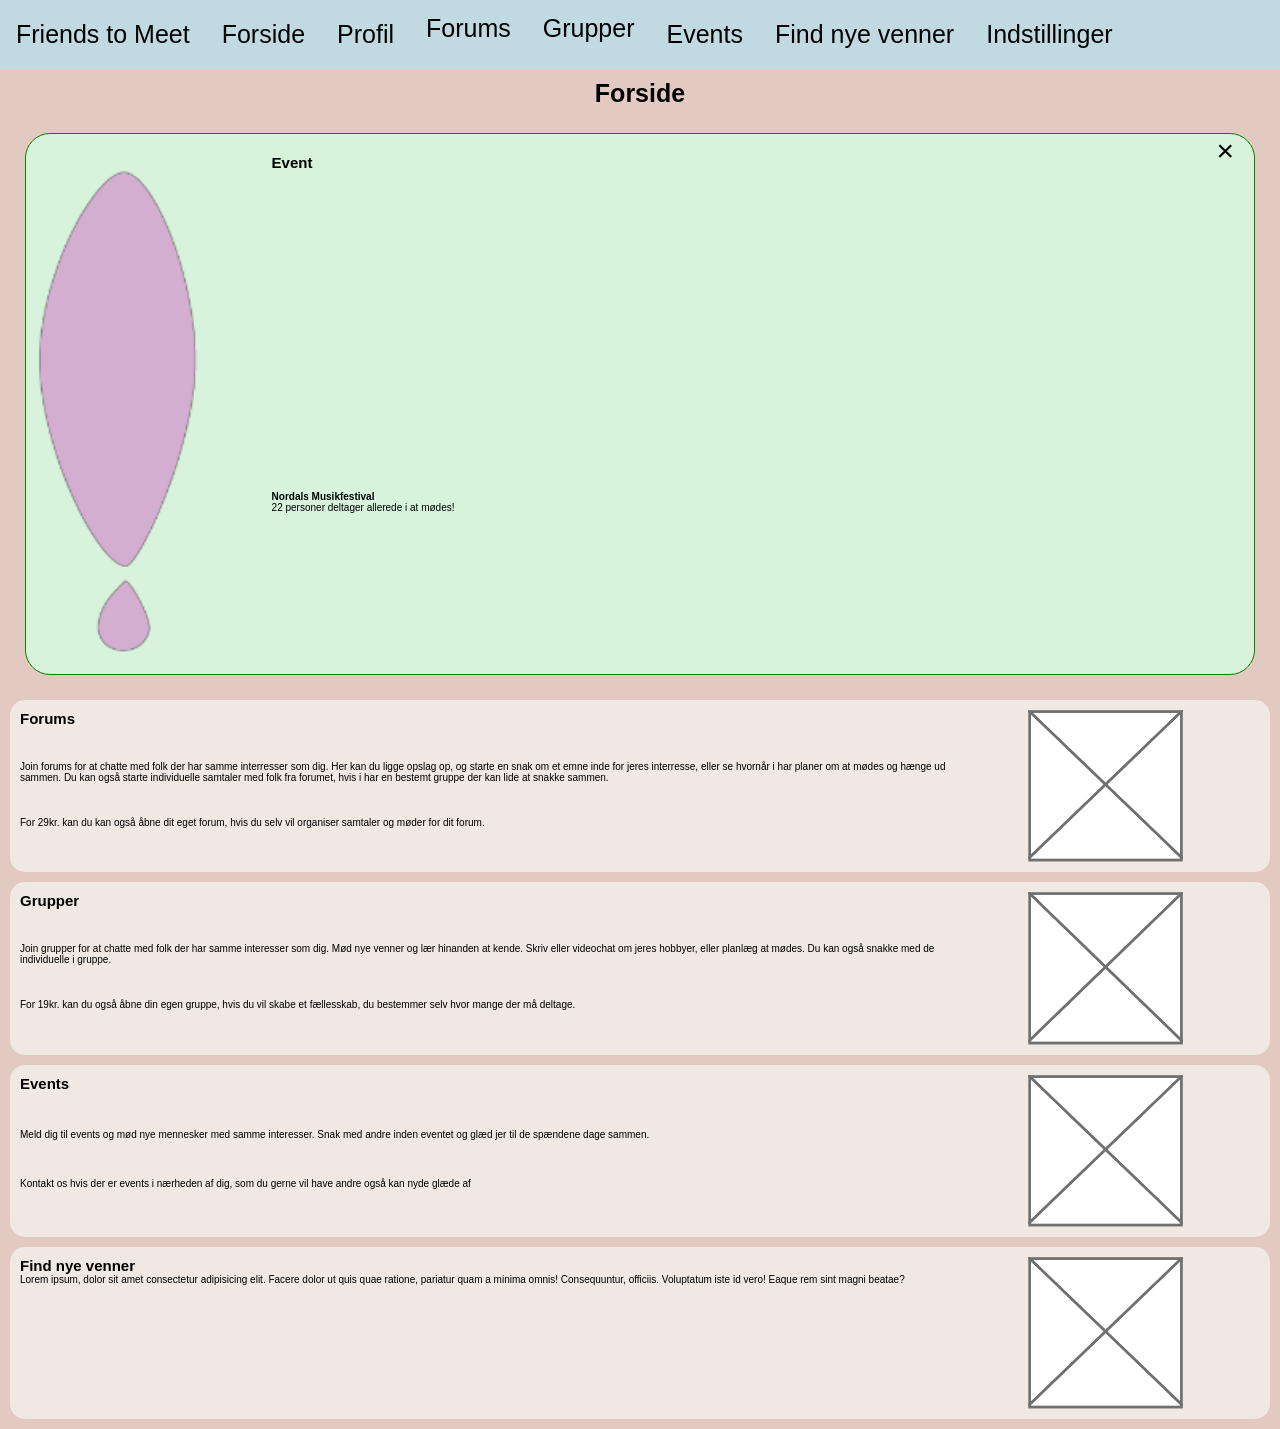
<file: FriendsToMeet/index.html>
<!DOCTYPE html>
<html lang="en">

<head>
  <meta charset="UTF-8">
  <meta http-equiv="X-UA-Compatible" content="IE=edge">
  <meta name="viewport" content="width=device-width, initial-scale=1.0">
  <link rel="stylesheet" href="style.css">
  <title>Friends to Meet</title>
</head>

<body>
  <div class="topnav" id="myTopnav">
    <a href="index.html" class="active">Friends to Meet</a>
    <a href="index.html">Forside</a>
    <a href="profil.html">Profil</a>
    <div class="dropdown">
      <button class="dropbtn">Forums
        <i class="fa fa-caret-down"></i>
      </button>
      <div class="dropdown-content">
        <a href="lokale_forum.html">-Lokale forums</a>
        <a href="#">-Regionale forums</a>
        <a href="#">-Landsdækkende forums</a>
      </div>
    </div>
    <div class="dropdown">
      <button class="dropbtn">Grupper
        <i class="fa fa-caret-down"></i>
      </button>
      <div class="dropdown-content">
        <a href="#">-Lokale grupper</a>
        <a href="#">-Regionale grupper</a>
        <a href="#">-Landsdækkende grupper</a>
      </div>
    </div>
    <a href="#about">Events</a>
    <a href="findNyeVenner.html">Find nye venner</a>
    <a href="indstillinger.html">Indstillinger</a>
    <a href="javascript:void(0);" class="icon" onclick="myFunction()">&#9776;</a>
  </div>
  <script src="main.js"></script>

  <h1 class="headerText">Forside</h1>

<!--https://www.w3schools.com/howto/howto_js_callout.asp-->
  <article class="event__popup">
    <img class="event__popupImg" src="images/exclamation-mark.PNG" alt="Billede af lilla udråbstegn">
    <h4 class="event__popupHeader">Event</h4>
    <span class="closebtn" onclick="this.parentElement.style.display='none';">&times;</span>
    <h6 class="event__popupSecondHeader">Nordals Musikfestival</h6>
    <p class="event__popupText">22 personer deltager allerede i at mødes!</p>
  </article>
  <article class="forsideInfo">
    <h3 class="forsideInfo__header">Forums</h3>
    <p class="forsideInfo__text">Join forums for at chatte med folk der har samme interresser som dig. Her kan du ligge
      opslag op, og starte en snak om et emne inde for jeres interresse, eller se hvornår i har planer om at mødes og
      hænge ud sammen. Du kan også starte individuelle samtaler med folk fra forumet, hvis i har en bestemt gruppe der
      kan lide at snakke sammen.</p>
    <p class="forsideInfo__text2">For 29kr. kan du kan også åbne dit eget forum, hvis du selv vil organiser samtaler og
      møder for dit forum.</p>
    <img class="ForsideInfo__img" src="images/empty-image.PNG" alt="Blankt billede">
  </article>
  <article class="forsideInfo">
    <h3 class="forsideInfo__header">Grupper</h3>
    <p class="forsideInfo__text">Join grupper for at chatte med folk der har samme interesser som dig. Mød nye venner og lær hinanden at kende. Skriv eller videochat om jeres hobbyer, eller planlæg at mødes. Du kan også snakke med de individuelle i gruppe.</p>
    <p class="forsideInfo__text2">For 19kr. kan du også åbne din egen gruppe, hvis du vil skabe et fællesskab, du bestemmer selv hvor mange der må deltage.</p>
    <img class="ForsideInfo__img" src="images/empty-image.PNG" alt="Blankt billede">
  </article>
  <article class="forsideInfo">
    <h3 class="forsideInfo__header">Events</h3>
    <p class="forsideInfo__text">Meld dig til events og mød nye mennesker med samme interesser. Snak med andre inden eventet og glæd jer til de spændene dage sammen.</p>
    <p class="forsideInfo__text2">Kontakt os hvis der er events i nærheden af dig, som du gerne vil have andre også kan nyde glæde af</p>
    <img class="ForsideInfo__img" src="images/empty-image.PNG" alt="Blankt billede">
  </article>
  <article class="forsideInfo">
    <h3 class="forsideInfo__header">Find nye venner</h3>
    <p class="forsideInfo__text">Lorem ipsum, dolor sit amet consectetur adipisicing elit. Facere dolor ut quis quae
      ratione, pariatur quam a minima omnis! Consequuntur, officiis. Voluptatum iste id vero! Eaque rem sint magni
      beatae?</p>
    <img class="ForsideInfo__img" src="images/empty-image.PNG" alt="Blankt billede">
  </article>
</body>

</html>
</file>
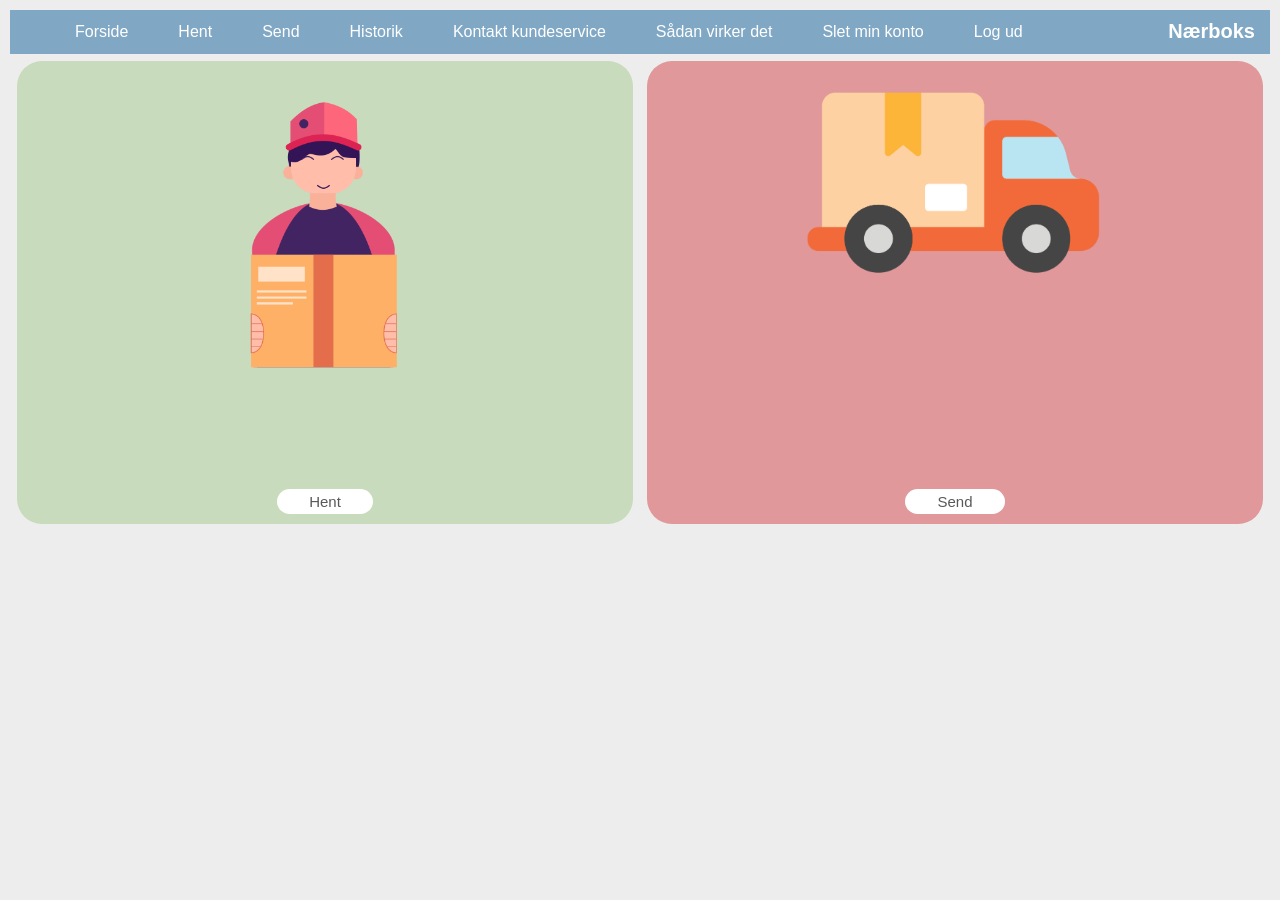
<file: Nærboks copy/index.html>
<!DOCTYPE html>
<html lang="en">
<head>
    <meta charset="UTF-8">
    <meta http-equiv="X-UA-Compatible" content="IE=edge">
    <meta name="viewport" content="width=device-width, initial-scale=1.0">
    <link rel="preconnect" href="https://fonts.gstatic.com" crossorigin> 
    <link href="https://fonts.googleapis.com/css2?family=Lato&display=swap" rel="stylesheet">
    <link rel="stylesheet" href="nathalie.css">
    <title>Afhent</title>
</head>
<body>

    <header class="header">
        <nav class="navbar">
            <ul class="nav-menu">
                <li class="nav-item">
                    <a href="index.html" class="nav-link">Forside</a>
                </li>
                <li class="nav-item">
                    <a href="hent.html" class="nav-link">Hent</a>
                </li>
                <li class="nav-item">
                    <a href="send.html" class="nav-link">Send</a>
                </li>
                <li class="nav-item">
                    <a href="#" class="nav-link">Historik</a>
                </li>
                <li class="nav-item">
                    <a href="#" class="nav-link">Kontakt kundeservice</a>
                </li>
                <li class="nav-item">
                    <a href="#" class="nav-link">Sådan virker det</a>
                </li>
                <li class="nav-item">
                    <a href="#" class="nav-link">Slet min konto</a>
                </li>
                <li class="nav-item">
                    <a href="#" class="nav-link">Log ud</a>
                </li>
            </ul>
            <div class="hamburger">
                <span class="bar"></span>
                <span class="bar"></span>
                <span class="bar"></span>
            </div>
            <h1 class="header__whatPage">Nærboks</h1>
        </nav>
    </header>
    <!--Menu-->
    
    <section class="cards">
        <article class="card card__green">
            <img class="card__img" src="images/deliveryguy.png" alt="Postbud med pakke">
            <a href="hent.html"><button class="card__button">Hent</button></a>
        </article>
        <article class="card card__red">
            <img class="card__img" src="images/deliverytruck.png" alt="Postbil">
            <a href="send.html"><button class="card__button">Send</button></a>
        </article>
    </section>
    <script src="main.js"></script>
</body>
</html>
</file>
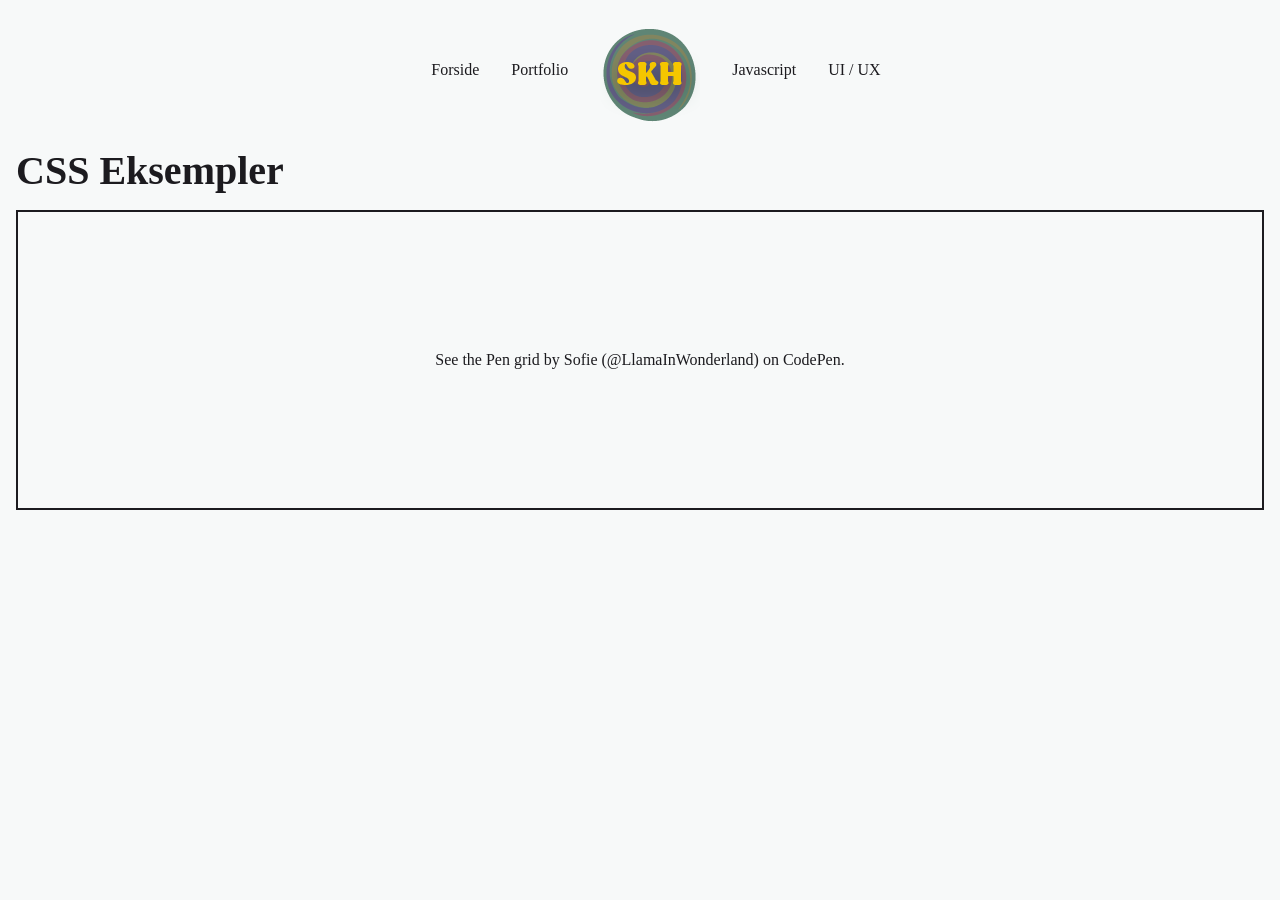
<file: css.html>
<!DOCTYPE html>
<html lang="en">
<head>
    <meta charset="UTF-8">
    <meta http-equiv="X-UA-Compatible" content="IE=edge">
    <meta name="viewport" content="width=device-width, initial-scale=1.0">
    <link rel="stylesheet" href="lightmode.css">
    <link rel="stylesheet" href="darkmode.css">
    <link rel="stylesheet" href="stylesheet.css">
    <link rel="stylesheet" href="components.css">
    <title>CSS</title>
</head>
<body>
    <header class="header">
        <nav class="navbar">
            <ul class="nav-menu nav-menu--day nav-menu--night">
                <li class="nav-item">
                    <a href="index.html" class="nav-link">Forside</a>
                </li>
                <li class="nav-item">
                    <a href="portfolio.html" class="nav-link">Portfolio</a>
                </li>
                <li class="nav-item">
                    <a href="index.html"><img class="nav-logo" src="images/logo-circle.png" alt="pink folder with a mouse tapping on SKH; creators initials" srcset=""></a>
                </li>
                <li class="nav-item">
                    <a href="javascript.html" class="nav-link">Javascript</a>
                </li>
                <li class="nav-item">
                    <a href="ui-ux.html" class="nav-link">UI / UX</a>
                </li>
            </ul>
            <div class="hamburger">
                <span class="bar"></span>
                <span class="bar"></span>
                <span class="bar"></span>
            </div>
        </nav>
    </header>
    
    <h1>CSS Eksempler</h1>
    <p class="codepen" data-height="300" data-default-tab="html,result" data-slug-hash="WNaXQQX" data-user="LlamaInWonderland" style="height: 300px; box-sizing: border-box; display: flex; align-items: center; justify-content: center; border: 2px solid; margin: 1em 0; padding: 1em;">
        <span>See the Pen <a href="https://codepen.io/LlamaInWonderland/pen/WNaXQQX">
        grid</a> by Sofie (<a href="https://codepen.io/LlamaInWonderland">@LlamaInWonderland</a>)
        on <a href="https://codepen.io">CodePen</a>.</span>
      </p>
      <script async src="https://cpwebassets.codepen.io/assets/embed/ei.js"></script>

    <script src="hamburger.js"></script>
</body>
</html>
</file>
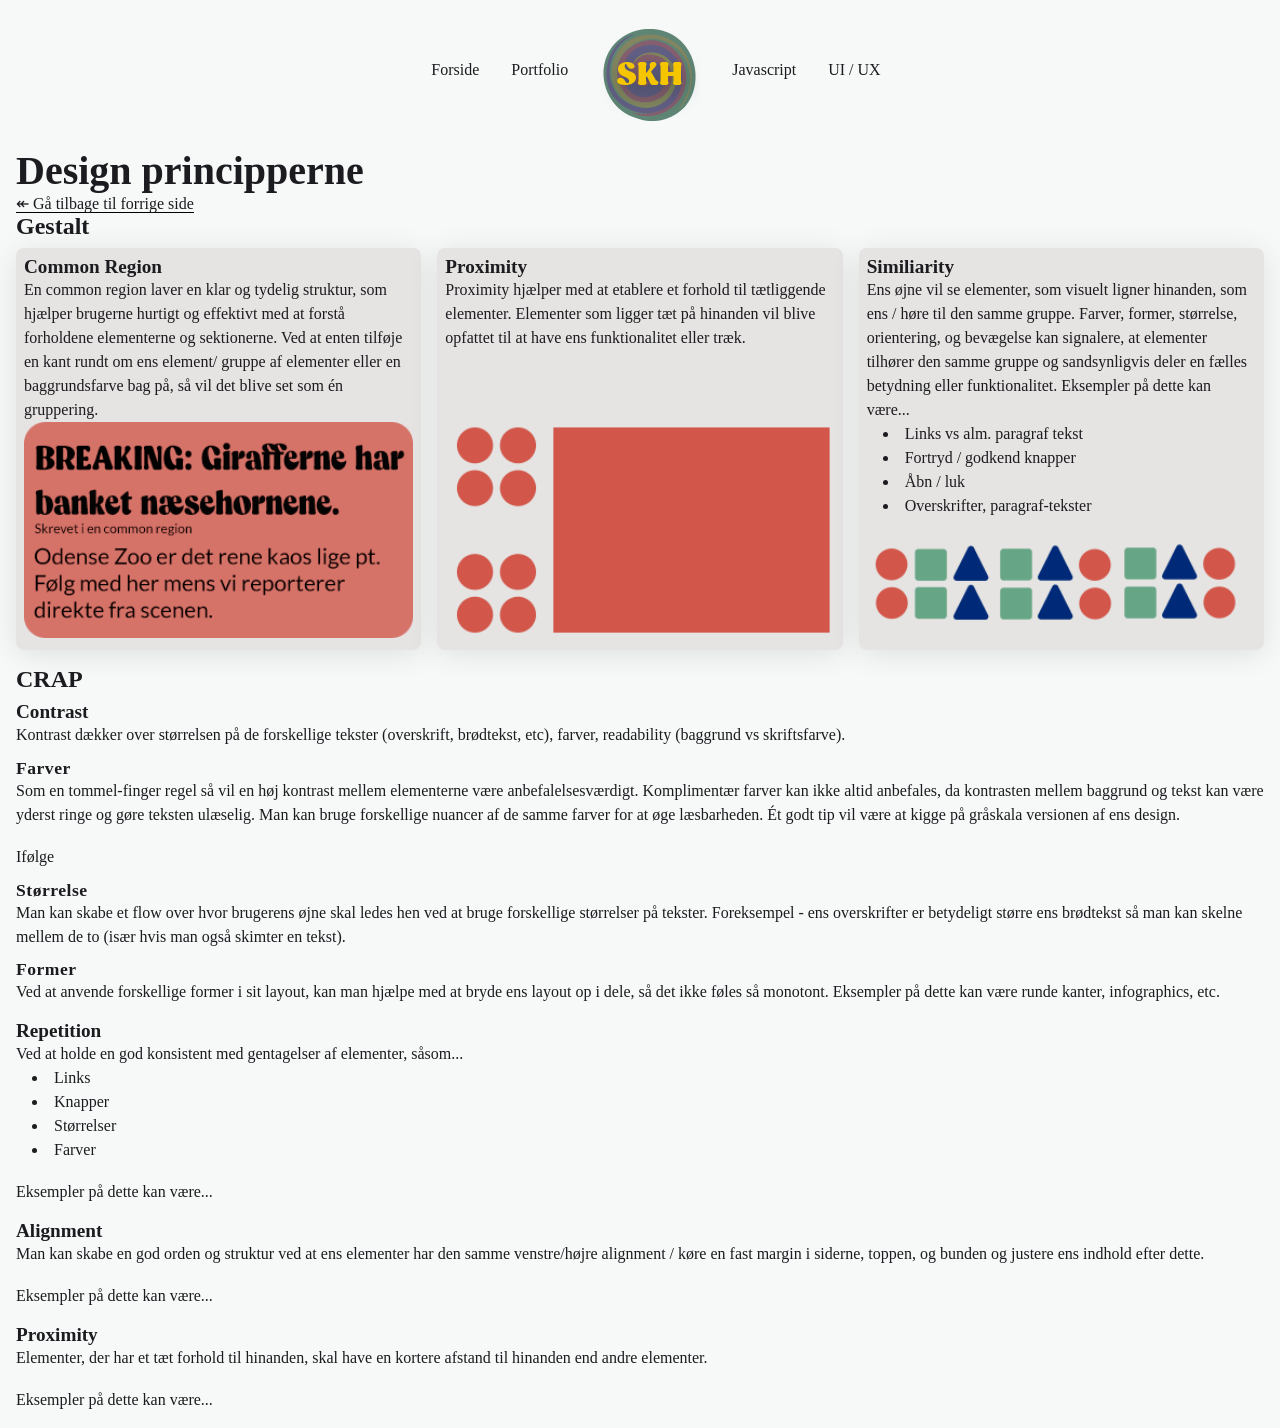
<file: design-principper.html>
<!DOCTYPE html>
<html lang="en">
<head>
    <meta charset="UTF-8">
    <meta http-equiv="X-UA-Compatible" content="IE=edge">
    <meta name="viewport" content="width=device-width, initial-scale=1.0">
    <link rel="stylesheet" href="lightmode.css">
    <link rel="stylesheet" href="darkmode.css">
    <link rel="stylesheet" href="stylesheet.css">
    <link rel="stylesheet" href="components.css">
    <title>Profil</title>
</head>
<body>
    <header class="header">
        <nav class="navbar">
            <ul class="nav-menu nav-menu--day nav-menu--night">
                <li class="nav-item">
                    <a href="index.html" class="nav-link">Forside</a>
                </li>
                <li class="nav-item">
                    <a href="portfolio.html" class="nav-link">Portfolio</a>
                </li>
                <li class="nav-item">
                    <a href="index.html"><img class="nav-logo" src="images/logo-circle.png" alt="pink folder with a mouse tapping on SKH; creators initials" srcset=""></a>
                </li>
                <li class="nav-item">
                    <a href="javascript.html" class="nav-link">Javascript</a>
                </li>
                <li class="nav-item">
                    <a href="ui-ux.html" class="nav-link">UI / UX</a>
                </li>
            </ul>
            <div class="hamburger">
                <span class="bar"></span>
                <span class="bar"></span>
                <span class="bar"></span>
            </div>
        </nav>
    </header>

    <h1>Design principperne</h1>
    <a class="ui-ux__link" href="ui-ux.html">&#8606; Gå tilbage til forrige side</a>
    
    <h2>Gestalt</h2>
    <section class="lawsofUI">
        <section class="design__principles gestalt">
            <section>
                <h3>Common Region</h3>
                <p>En common region laver en klar og tydelig struktur, som hjælper brugerne hurtigt og 
                    effektivt med at forstå forholdene elementerne og sektionerne. 
        
                    Ved at enten tilføje en kant rundt om ens element/ gruppe af elementer eller en baggrundsfarve bag på, så vil det blive set som én gruppering.</p>
            </section>
            <section>
                <img class="design__image" src="images/common-region.png" alt="">
            </section>
        </section>
    
        <section class="design__principles proximity">
            <section>
                <h3>Proximity</h3>
                <p>Proximity hjælper med at etablere et forhold til tætliggende elementer. 
                Elementer som ligger tæt på hinanden vil blive opfattet til at have ens funktionalitet eller træk.
                </p>
            </section>
            <section>
                <img class="design__image" src="images/proximity.png" alt="">
            </section>
        </section>
    
        <section class="design__principles similarity">
            <section>
                <h3>Similiarity</h3>
            <p>Ens øjne vil se elementer, som visuelt ligner hinanden, som ens / høre til den samme gruppe. 
                Farver, former, størrelse, orientering, og bevægelse kan signalere, at elementer tilhører  den samme gruppe og sandsynligvis deler en fælles betydning eller funktionalitet.
    
                Eksempler på dette kan være... </p>
                <li class="">Links vs alm. paragraf tekst</li>
                <li>Fortryd / godkend knapper</li>
                <li>Åbn / luk</li>
                <li>Overskrifter, paragraf-tekster</li>
            </section>
            <section>
                <img class="design__image" src="images/similarity.png" alt="">
            </section>
        </section>
    </section>

    <h2>CRAP</h2>
    <section class="design__principles">
        <h3>Contrast</h3>
        <p class="design--body">Kontrast dækker over størrelsen på de forskellige tekster (overskrift, brødtekst, etc), farver, readability (baggrund vs skriftsfarve).</p>
        <h4 class="design--SmallHeader">Farver</h4>
        <p>Som en tommel-finger regel så vil en høj kontrast mellem elementerne være anbefalelsesværdigt. Komplimentær farver kan ikke altid anbefales, da kontrasten mellem baggrund og tekst kan være yderst ringe og gøre teksten ulæselig. Man kan bruge forskellige nuancer af de samme farver for at øge læsbarheden. 
 
        Ét godt tip vil være at kigge på gråskala versionen af ens design.</p>
        <br>
        <p class="design--body">Ifølge </p>
        <h4 class="design--SmallHeader">Størrelse</h4>
        <p class="design--body">Man kan skabe et flow over hvor brugerens øjne skal ledes hen ved at bruge forskellige størrelser på tekster. 

            Foreksempel - ens overskrifter er betydeligt større ens brødtekst så man kan skelne mellem de to (især hvis man også skimter en tekst).</p>
        <h4 class="design--SmallHeader">Former</h4>
        <p class="design--body">Ved at anvende forskellige former i sit layout, kan man hjælpe med at bryde ens layout op i dele, så det ikke føles så monotont. Eksempler på dette kan være runde kanter, infographics, etc.</p>
    </section>

    <section class="design__principles">
        <h3>Repetition</h3>
        <p>Ved at holde en god konsistent med gentagelser af elementer, såsom...</p>
        <li>Links</li>
        <li>Knapper</li>
        <li>Størrelser</li>
        <li>Farver</li>
        <br>
        <p>Eksempler på dette kan være...</p>
    </section>

    <section class="design__principles">
        <h3>Alignment</h3>
        <p>Man kan skabe en god orden og struktur ved at ens elementer har den samme venstre/højre alignment / køre en fast margin i siderne, toppen, og bunden og justere ens indhold efter dette. </p>
        <br>
        <p>Eksempler på dette kan være...</p>
    </section>

    <section class="design__principles">
        <h3>Proximity</h3>
        <p>Elementer, der har et tæt forhold til hinanden, skal have en kortere afstand til hinanden end andre elementer.</p>
        <br>
        <p>Eksempler på dette kan være...</p>
    </section>

    <script src="hamburger.js"></script>
</body>
</html>
</file>
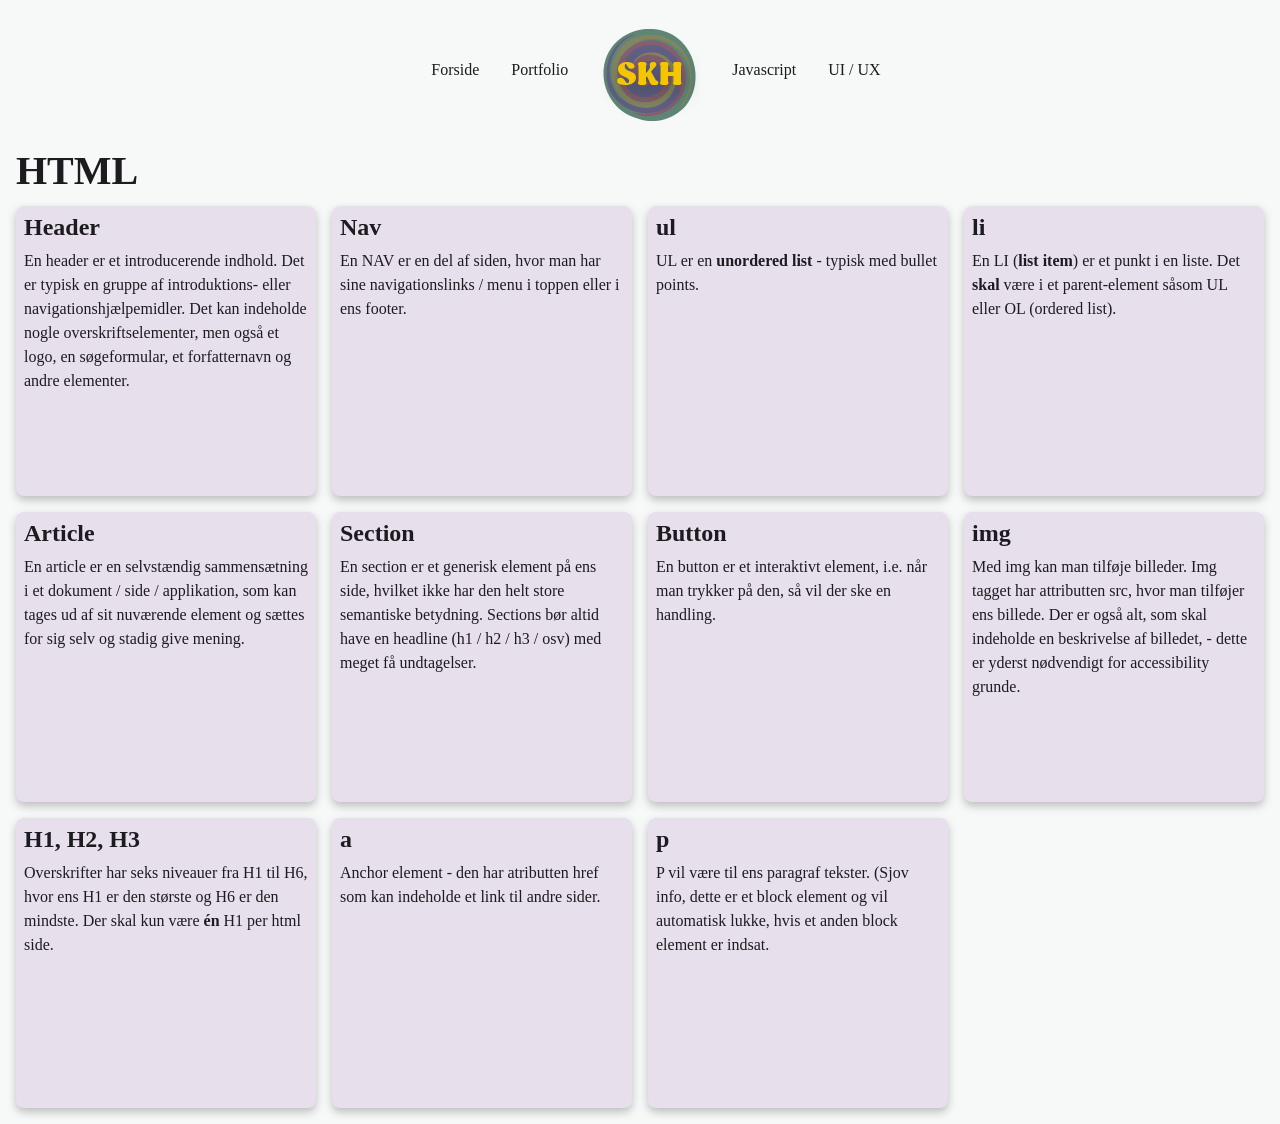
<file: html.html>
<!DOCTYPE html>
<html lang="en">
<head>
    <meta charset="UTF-8">
    <meta http-equiv="X-UA-Compatible" content="IE=edge">
    <meta name="viewport" content="width=device-width, initial-scale=1.0">
    <link rel="stylesheet" href="lightmode.css">
    <link rel="stylesheet" href="darkmode.css">
    <link rel="stylesheet" href="stylesheet.css">
    <link rel="stylesheet" href="components.css">
    <title>HTML</title>
</head>
<body>

    <header class="header">
        <nav class="navbar">
            <ul class="nav-menu nav-menu--day nav-menu--night">
                <li class="nav-item">
                    <a href="index.html" class="nav-link">Forside</a>
                </li>
                <li class="nav-item">
                    <a href="portfolio.html" class="nav-link">Portfolio</a>
                </li>
                <li class="nav-item">
                    <a href="index.html"><img class="nav-logo" src="images/logo-circle.png" alt="pink folder with a mouse tapping on SKH; creators initials" srcset=""></a>
                </li>
                <li class="nav-item">
                    <a href="javascript.html" class="nav-link">Javascript</a>
                </li>
                <li class="nav-item">
                    <a href="ui-ux.html" class="nav-link">UI / UX</a>
                </li>
            </ul>
            <div class="hamburger">
                <span class="bar"></span>
                <span class="bar"></span>
                <span class="bar"></span>
            </div>
        </nav>
    </header>

    <h1 class="html__headline">HTML</h1>
        <article class="cards__overview">
            <section class="card">
                    <h2 class="card__header">Header</h2> 
                    <p class="card__text">En header er et introducerende indhold. Det er typisk en gruppe af introduktions- eller navigationshjælpemidler. Det kan indeholde nogle overskriftselementer, men også et logo, en søgeformular, et forfatternavn og andre elementer.</p>
            </section>

            <section class="card">
                    <h2  class="card__header">Nav</h2>
                    <p class="card__text">En NAV er en del af siden, hvor man har sine navigationslinks / menu i toppen eller i ens footer.</p>
            </section>

            <section class="card">
                <h2 class="card__header">ul</h2>
                <p class="card__text">UL er en <strong>unordered list</strong> - typisk med bullet points.</p>
            </section>

            <section class="card">
                <h2 class="card__header">li</h2>
                <p class="card__text">En LI (<strong>list item</strong>) er et punkt i en liste. Det <strong>skal</strong> være i et parent-element såsom UL eller OL (ordered list).</p>
            </section>

            <section class="card">
                <h2 class="card__header">Article</h2>
                <p class="card__text">En article er en selvstændig sammensætning i et dokument / side / applikation, som kan tages ud af sit nuværende element og sættes for sig selv og stadig give mening.</p>
            </section>

            <section class="card">
                <h2 class="card__header">Section</h2>
                <p class="card__text">En section er et generisk element på ens side, hvilket ikke har den helt store semantiske betydning. Sections bør altid have en headline (h1 / h2 / h3 / osv) med meget få undtagelser.</p>
            </section>

            <section class="card">
                <h2 class="card__header">Button</h2>
                <p class="card__text">En button er et interaktivt element, i.e. når man trykker på den, så vil der ske en handling. </p>
            </section>

            <section class="card">
                <h2 class="card__header">img</h2>
                <p class="card__text">Med img kan man tilføje billeder. Img tagget har attributten src, hvor man tilføjer ens billede. Der er også alt, som skal indeholde en beskrivelse af billedet, - dette er yderst nødvendigt for accessibility grunde.</p>
            </section>

            <section class="card">
                <h2 class="card__header">H1, H2, H3</h2>
                <p class="card__text">Overskrifter har seks niveauer fra H1 til H6, hvor ens H1 er den største og H6 er den mindste. Der skal kun være <strong>én</strong> H1 per html side. </p>
            </section>

            <section class="card">
                <h2 class="card__header">a</h2>
                <p class="card__text"> Anchor element - den har atributten href som kan indeholde et link til andre sider.</p>
            </section>

            <section class="card">
                <h2 class="card__header">p</h2>
                <p class="card__text">P vil være til ens paragraf tekster. (Sjov info, dette er et block element og vil automatisk lukke, hvis et anden block element er indsat.</p>
            </section>

        </article>

    <script src="hamburger.js"></script>
</body>
</html>
</file>
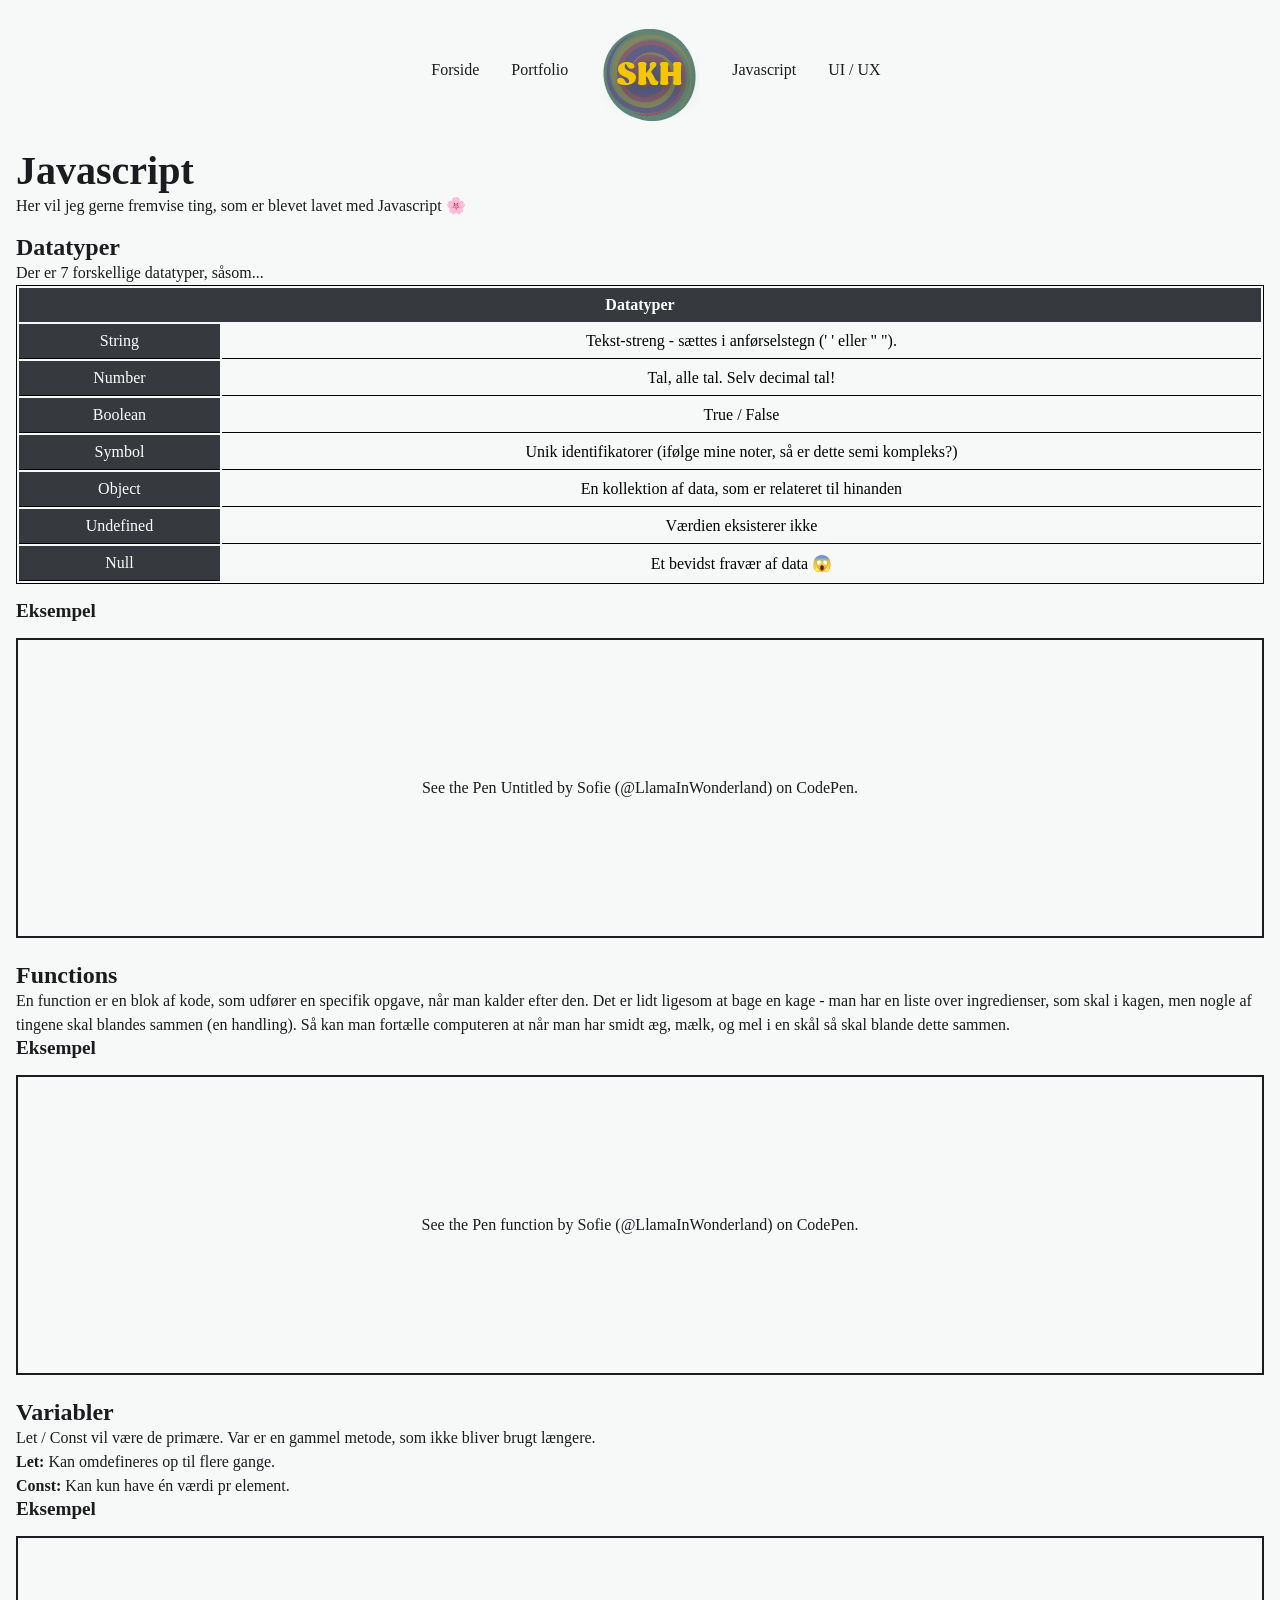
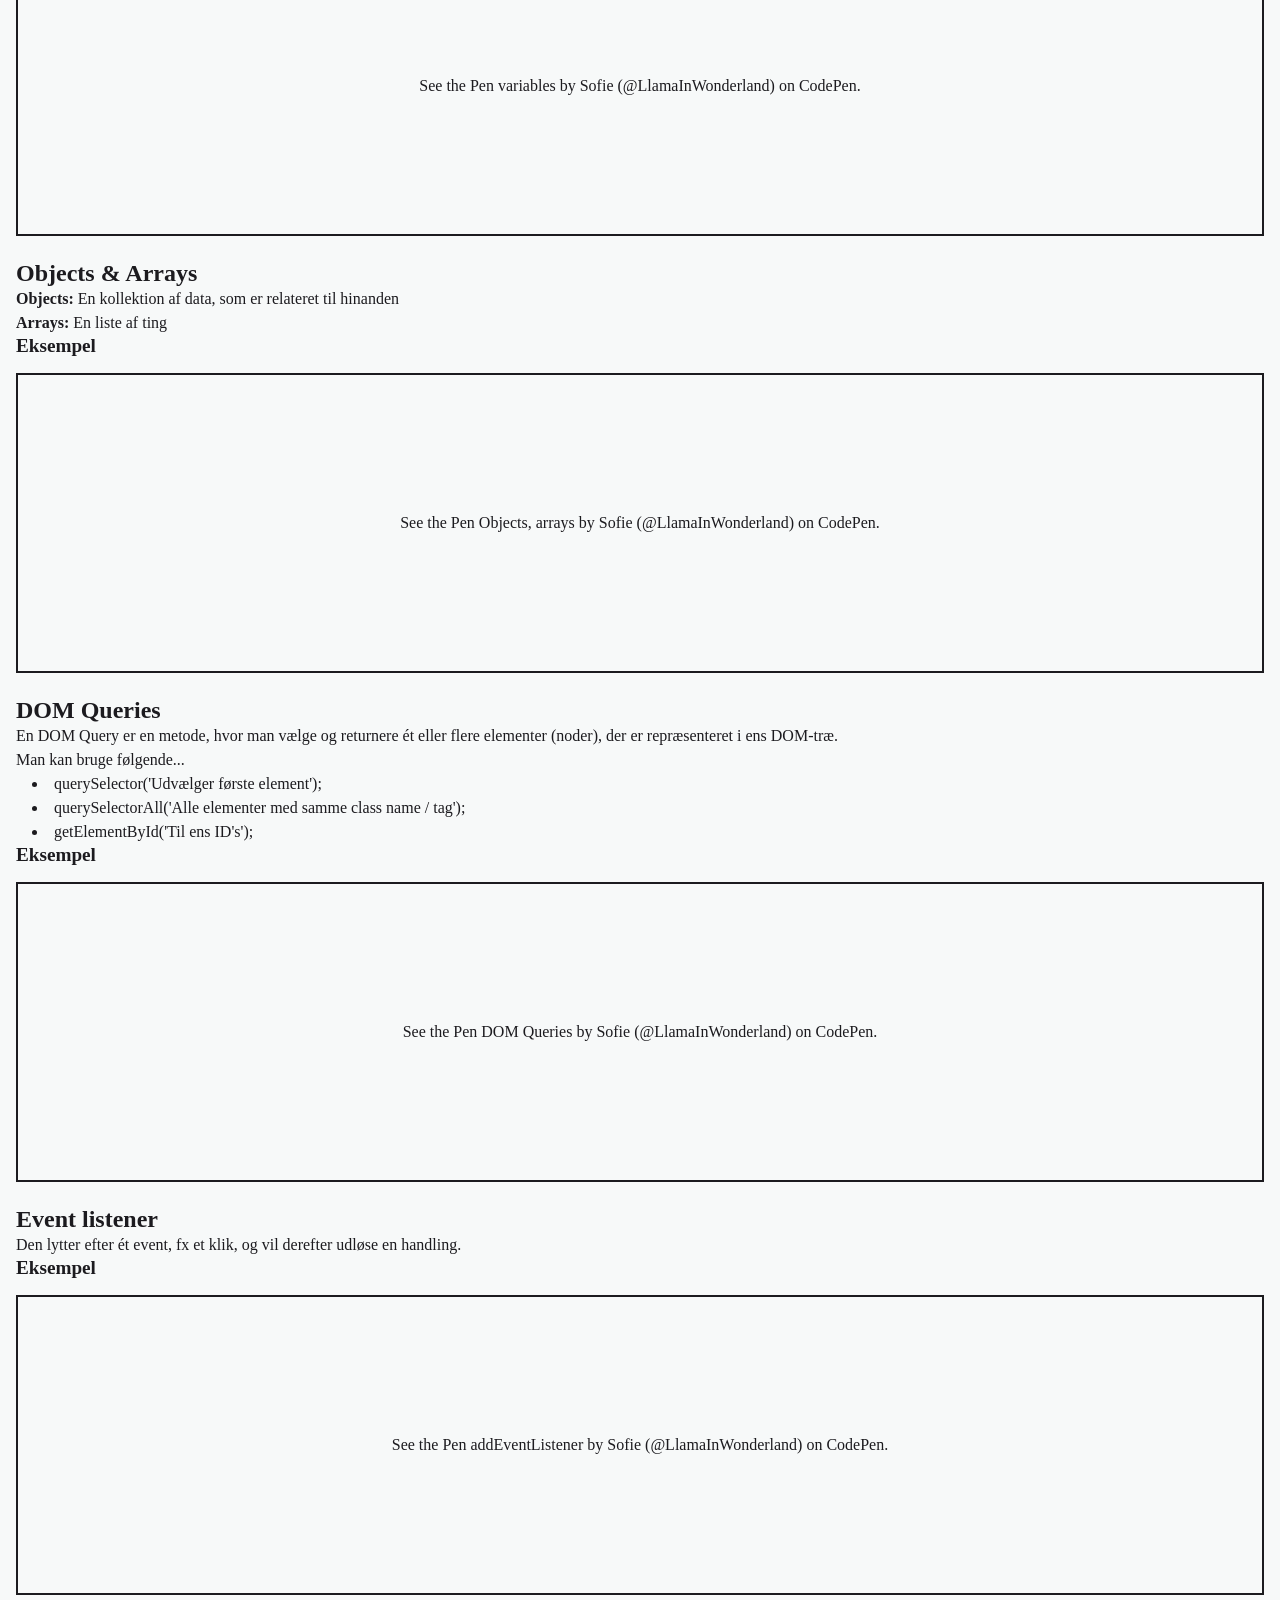
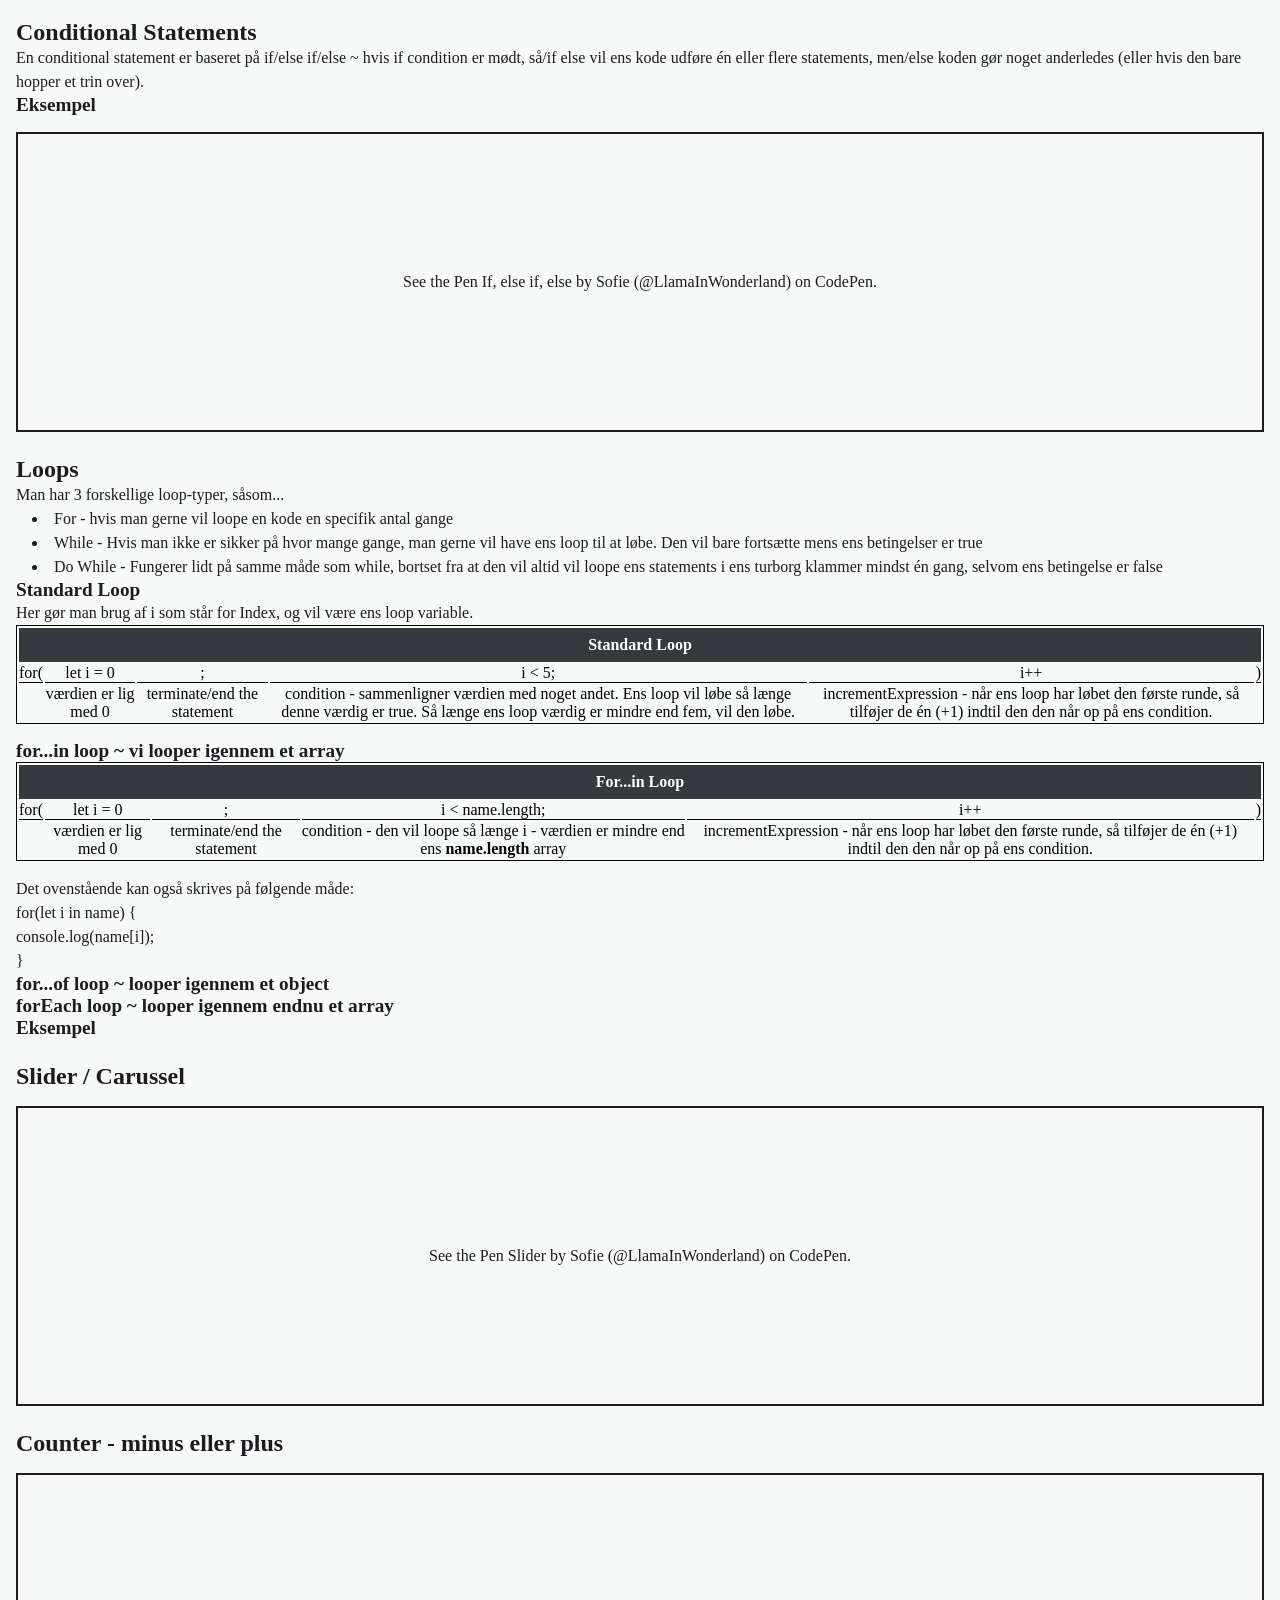
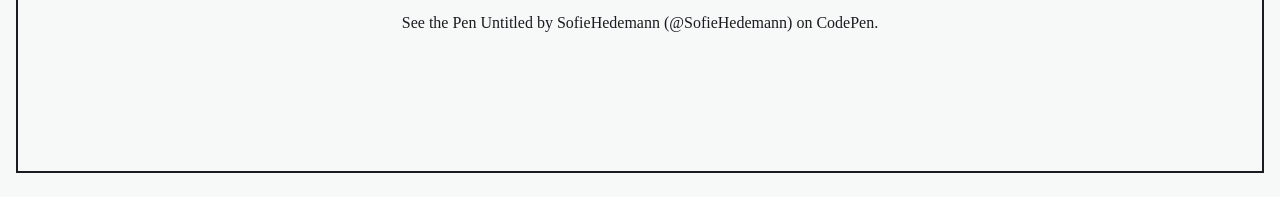
<file: javascript.html>
<!DOCTYPE html>
<html lang="en">
<head>
    <meta charset="UTF-8">
    <meta http-equiv="X-UA-Compatible" content="IE=edge">
    <meta name="viewport" content="width=device-width, initial-scale=1.0">
    <link rel="stylesheet" href="lightmode.css">
    <link rel="stylesheet" href="darkmode.css">
    <link rel="stylesheet" href="stylesheet.css">
    <link rel="stylesheet" href="components.css">
    <title>Javascript</title>
</head>
<body>
    <header class="header">
        <nav class="navbar">
            <ul class="nav-menu nav-menu--day nav-menu--night">
                <li class="nav-item">
                    <a href="index.html" class="nav-link">Forside</a>
                </li>
                <li class="nav-item">
                    <a href="portfolio.html" class="nav-link">Portfolio</a>
                </li>
                <li class="nav-item">
                    <a href="index.html"><img class="nav-logo" src="images/logo-circle.png" alt="pink folder with a mouse tapping on SKH; creators initials" srcset=""></a>
                </li>
                <li class="nav-item">
                    <a href="javascript.html" class="nav-link">Javascript</a>
                </li>
                <li class="nav-item">
                    <a href="ui-ux.html" class="nav-link">UI / UX</a>
                </li>
            </ul>
            <div class="hamburger">
                <span class="bar"></span>
                <span class="bar"></span>
                <span class="bar"></span>
            </div>
        </nav>
    </header>

    <main>
        <h1 class="js--largeHeader">Javascript</h1>
        <p class="js--text">Her vil jeg gerne fremvise ting, som er blevet lavet med Javascript &#127800;</p>
   
        <section class="js__examples">
            <h2>Datatyper</h2>
            <p>Der er 7 forskellige datatyper, såsom...</p>
            <table>
                <thead>
                    <tr>
                        <th colspan="2">
                            Datatyper
                        </th>
                    </tr>
                </thead>
                <tr>
                    <td class="td-a">String</td>
                    <td>Tekst-streng - sættes i anførselstegn (' ' eller " "). </td>
                </tr>
                <tr>
                    <td class="td-a">Number</td>
                    <td>Tal, alle tal. Selv decimal tal!</td>
                </tr>
                <tr>
                    <td class="td-a">Boolean</td>
                    <td>True / False</td>
                </tr>
                <tr>
                    <td class="td-a">Symbol</td>
                    <td>Unik identifikatorer (ifølge mine noter, så er dette semi kompleks?)</td>
                </tr>
                <tr>
                    <td class="td-a">Object</td>
                    <td>En kollektion af data, som er relateret til hinanden</td>
                </tr>
                <tr>
                    <td class="td-a">Undefined</td>
                    <td>Værdien eksisterer ikke</td>
                </tr>
                <tr>
                    <td class="td-a">Null</td>
                    <td class="td-b">Et bevidst fravær af data 😱</td>
                </tr>
            </table>
            <h3>Eksempel</h3>
            <p class="codepen" data-height="300" data-default-tab="html,result" data-slug-hash="abaMPLY" data-user="LlamaInWonderland" style="height: 300px; box-sizing: border-box; display: flex; align-items: center; justify-content: center; border: 2px solid; margin: 1em 0; padding: 1em;">
                <span>See the Pen <a href="https://codepen.io/LlamaInWonderland/pen/abaMPLY">
                Untitled</a> by Sofie (<a href="https://codepen.io/LlamaInWonderland">@LlamaInWonderland</a>)
                on <a href="https://codepen.io">CodePen</a>.</span>
              </p>
              <script async src="https://cpwebassets.codepen.io/assets/embed/ei.js"></script>
        </section>

        <section class="js__examples">
            <h2>Functions</h2>
            <p> En function er en blok af kode, som udfører en specifik opgave, når man kalder efter den. Det er lidt ligesom at bage en kage - man har en liste over ingredienser, som skal i kagen, men nogle af tingene skal blandes sammen (en handling). Så kan man fortælle computeren at når man har smidt æg, mælk, og mel i en skål så skal blande dette sammen.</p>
            <h3>Eksempel</h3>
            <p class="codepen" data-height="300" data-default-tab="html,result" data-slug-hash="PodvZqy" data-user="LlamaInWonderland" style="height: 300px; box-sizing: border-box; display: flex; align-items: center; justify-content: center; border: 2px solid; margin: 1em 0; padding: 1em;">
                <span>See the Pen <a href="https://codepen.io/LlamaInWonderland/pen/PodvZqy">
                function</a> by Sofie (<a href="https://codepen.io/LlamaInWonderland">@LlamaInWonderland</a>)
                on <a href="https://codepen.io">CodePen</a>.</span>
              </p>
              <script async src="https://cpwebassets.codepen.io/assets/embed/ei.js"></script>
        </section>

        <section class="js__examples">
            <h2>Variabler</h2>
            <p>Let / Const vil være de primære. Var er en gammel metode, som ikke bliver brugt længere.</p>
            <p><strong>Let:</strong> Kan omdefineres op til flere gange. </p>
            <p><strong>Const:</strong> Kan kun have én værdi pr element.</p>
            <h3>Eksempel</h3>
            <p class="codepen" data-height="300" data-default-tab="html,result" data-slug-hash="yLxWOYX" data-user="LlamaInWonderland" style="height: 300px; box-sizing: border-box; display: flex; align-items: center; justify-content: center; border: 2px solid; margin: 1em 0; padding: 1em;">
                <span>See the Pen <a href="https://codepen.io/LlamaInWonderland/pen/yLxWOYX">
                variables</a> by Sofie (<a href="https://codepen.io/LlamaInWonderland">@LlamaInWonderland</a>)
                on <a href="https://codepen.io">CodePen</a>.</span>
              </p>
        </section>

        <section class="js__examples">
            <h2>Objects & Arrays</h2>
            <p><strong>Objects:</strong> En kollektion af data, som er relateret til hinanden</p>
            <p><strong>Arrays:</strong> En liste af ting</p>
            <h3>Eksempel</h3>
            <p class="codepen" data-height="300" data-default-tab="html,result" data-slug-hash="abarNNj" data-user="LlamaInWonderland" style="height: 300px; box-sizing: border-box; display: flex; align-items: center; justify-content: center; border: 2px solid; margin: 1em 0; padding: 1em;">
                <span>See the Pen <a href="https://codepen.io/LlamaInWonderland/pen/abarNNj">
                Objects, arrays</a> by Sofie (<a href="https://codepen.io/LlamaInWonderland">@LlamaInWonderland</a>)
                on <a href="https://codepen.io">CodePen</a>.</span>
              </p>
              <script async src="https://cpwebassets.codepen.io/assets/embed/ei.js"></script>
        </section>

        <section class="js__examples">
            <h2>DOM Queries</h2>
            <p>En DOM Query er en metode, hvor man vælge og returnere ét eller flere elementer (noder), der er repræsenteret i ens DOM-træ.</p>
            <p>Man kan bruge følgende...</p>
            <li>querySelector('Udvælger første element');</li>
            <li>querySelectorAll('Alle elementer med samme class name / tag');</li>
            <li>getElementById('Til ens ID's');</li>
            <h3>Eksempel</h3>
            <p class="codepen" data-height="300" data-default-tab="html,result" data-slug-hash="JjaqKEd" data-user="LlamaInWonderland" style="height: 300px; box-sizing: border-box; display: flex; align-items: center; justify-content: center; border: 2px solid; margin: 1em 0; padding: 1em;">
                <span>See the Pen <a href="https://codepen.io/LlamaInWonderland/pen/JjaqKEd">
                DOM Queries</a> by Sofie (<a href="https://codepen.io/LlamaInWonderland">@LlamaInWonderland</a>)
                on <a href="https://codepen.io">CodePen</a>.</span>
              </p>
              <script async src="https://cpwebassets.codepen.io/assets/embed/ei.js"></script>
        </section>

        <section class="js__examples">
            <h2>Event listener</h2>
            <p>Den lytter efter ét event, fx et klik, og vil derefter udløse en handling.</p>
            <h3>Eksempel</h3>
            <p class="codepen" data-height="300" data-default-tab="html,result" data-slug-hash="yLxWJyx" data-user="LlamaInWonderland" style="height: 300px; box-sizing: border-box; display: flex; align-items: center; justify-content: center; border: 2px solid; margin: 1em 0; padding: 1em;">
                <span>See the Pen <a href="https://codepen.io/LlamaInWonderland/pen/yLxWJyx">
                addEventListener</a> by Sofie (<a href="https://codepen.io/LlamaInWonderland">@LlamaInWonderland</a>)
                on <a href="https://codepen.io">CodePen</a>.</span>
              </p>
              <script async src="https://cpwebassets.codepen.io/assets/embed/ei.js"></script>
        </section>

        <section class="js__examples">
            <h2>Conditional Statements</h2>
            <p>En conditional statement er baseret på if/else if/else ~ hvis if condition er mødt, så/if else vil ens kode udføre én eller flere statements, men/else koden gør noget anderledes (eller hvis den bare hopper et trin over).</p>
            <h3>Eksempel</h3>
            <p class="codepen" data-height="300" data-default-tab="html,result" data-slug-hash="dyqLzaa" data-user="LlamaInWonderland" style="height: 300px; box-sizing: border-box; display: flex; align-items: center; justify-content: center; border: 2px solid; margin: 1em 0; padding: 1em;">
                <span>See the Pen <a href="https://codepen.io/LlamaInWonderland/pen/dyqLzaa">
                If, else if, else</a> by Sofie (<a href="https://codepen.io/LlamaInWonderland">@LlamaInWonderland</a>)
                on <a href="https://codepen.io">CodePen</a>.</span>
              </p>
              <script async src="https://cpwebassets.codepen.io/assets/embed/ei.js"></script>
        </section>

        <section class="js__examples">
            <h2>Loops</h2>
            <p>Man har 3 forskellige loop-typer, såsom...</p>
            <li>For - hvis man gerne vil loope en kode en specifik antal gange</li>
            <li>While - Hvis man ikke er sikker på hvor mange gange, man gerne vil have ens loop til at løbe. Den vil bare fortsætte mens ens betingelser er true</li>
            <li>Do While - Fungerer lidt på samme måde som while, bortset fra at den vil altid vil loope ens statements i ens turborg klammer mindst én gang, selvom ens betingelse er false</li>
            <h3>Standard Loop</h3>
                <p>Her gør man brug af i som står for Index, og vil være ens loop variable. </p>
                    <table>
                        <thead>
                            <tr>
                                <th colspan="6">Standard Loop<br></th>
                            </tr>
                        </thead>
                        <tbody>
                            <tr>
                                <td>for(</td>
                                <td>let i = 0</td>
                                <td>;</td>
                                <td>i &lt; 5;</td>
                                <td>i++</td>
                                <td>)</td>
                            </tr>
                        <tr>
                            <td class="td-b"></td>
                            <td class="td-b">værdien er lig med 0</td>
                            <td class="td-b">terminate/end the statement</td>
                            <td class="td-b">condition - sammenligner værdien med noget andet. Ens loop vil løbe så længe denne værdig er true. Så længe ens loop værdig er mindre end fem, vil den løbe.</td>
                            <td class="td-b">incrementExpression - når ens loop har løbet den første runde, så tilføjer de én (+1) indtil den den når op på ens condition.</td>
                            <td class="td-b"></td>
                        </tr>
                        </tbody>
                    </table>

                    <h3>for...in loop ~ vi looper igennem et array</h3>
                        <table>
                            <thead>
                                <tr>
                                    <th colspan="6">For...in Loop<br></th>
                                </tr>
                            </thead>
                            <tbody>
                                <tr>
                                    <td>for(</td>
                                    <td>let i = 0</td>
                                    <td>;</td>
                                    <td>i < name.length;</td>
                                    <td>i++</td>
                                    <td>)</td>
                                </tr>
                            <tr>
                                <td class="td-b"></td>
                                <td class="td-b">værdien er lig med 0</td>
                                <td class="td-b">terminate/end the statement</td>
                                <td class="td-b">condition - den vil loope så længe i - værdien er mindre end ens <strong>name.length</strong> array</td>
                                <td class="td-b">incrementExpression - når ens loop har løbet den første runde, så tilføjer de én (+1) indtil den den når op på ens condition.</td>
                                <td class="td-b"></td>
                            </tr>
                            </tbody>
                        </table>

                        <p>Det ovenstående kan også skrives på følgende måde:</p>
                        <p>for(let i in name) {</p>
                        <p>console.log(name[i]);</p>
                        <p>}</p>


                    <h3>for...of loop ~ looper igennem et object</h3>


                    <h3>forEach loop ~ looper igennem endnu et array</h3>
                <h3>Eksempel</h3>
        </section>


            <section class="codepen">
                <h2 class="js--header">Slider / Carussel</h2>
                <p class="codepen" data-height="300" data-default-tab="html,result" data-slug-hash="ZEMREad" data-user="LlamaInWonderland" style="height: 300px; box-sizing: border-box; display: flex; align-items: center; justify-content: center; border: 2px solid; margin: 1em 0; padding: 1em;">
                    <span>See the Pen <a href="https://codepen.io/LlamaInWonderland/pen/ZEMREad">
                    Slider</a> by Sofie (<a href="https://codepen.io/LlamaInWonderland">@LlamaInWonderland</a>)
                    on <a href="https://codepen.io">CodePen</a>.</span>
                  </p>
                  <script async src="https://cpwebassets.codepen.io/assets/embed/ei.js"></script>
            </section>
        
            <section class="codepen">
                <h2 class="js--header">Counter - minus eller plus</h2>
                <p class="codepen" data-height="300" data-default-tab="html,result" data-slug-hash="gOdXGZQ" data-user="SofieHedemann" style="height: 300px; box-sizing: border-box; display: flex; align-items: center; justify-content: center; border: 2px solid; margin: 1em 0; padding: 1em;">
                    <span>See the Pen <a href="https://codepen.io/SofieHedemann/pen/gOdXGZQ">
                    Untitled</a> by SofieHedemann (<a href="https://codepen.io/SofieHedemann">@SofieHedemann</a>)
                    on <a href="https://codepen.io">CodePen</a>.</span>
                </p>
                <script async src="https://cpwebassets.codepen.io/assets/embed/ei.js"></script>
            </section>


        </main>

    <script src="hamburger.js"></script>
</body>
</html>
</file>
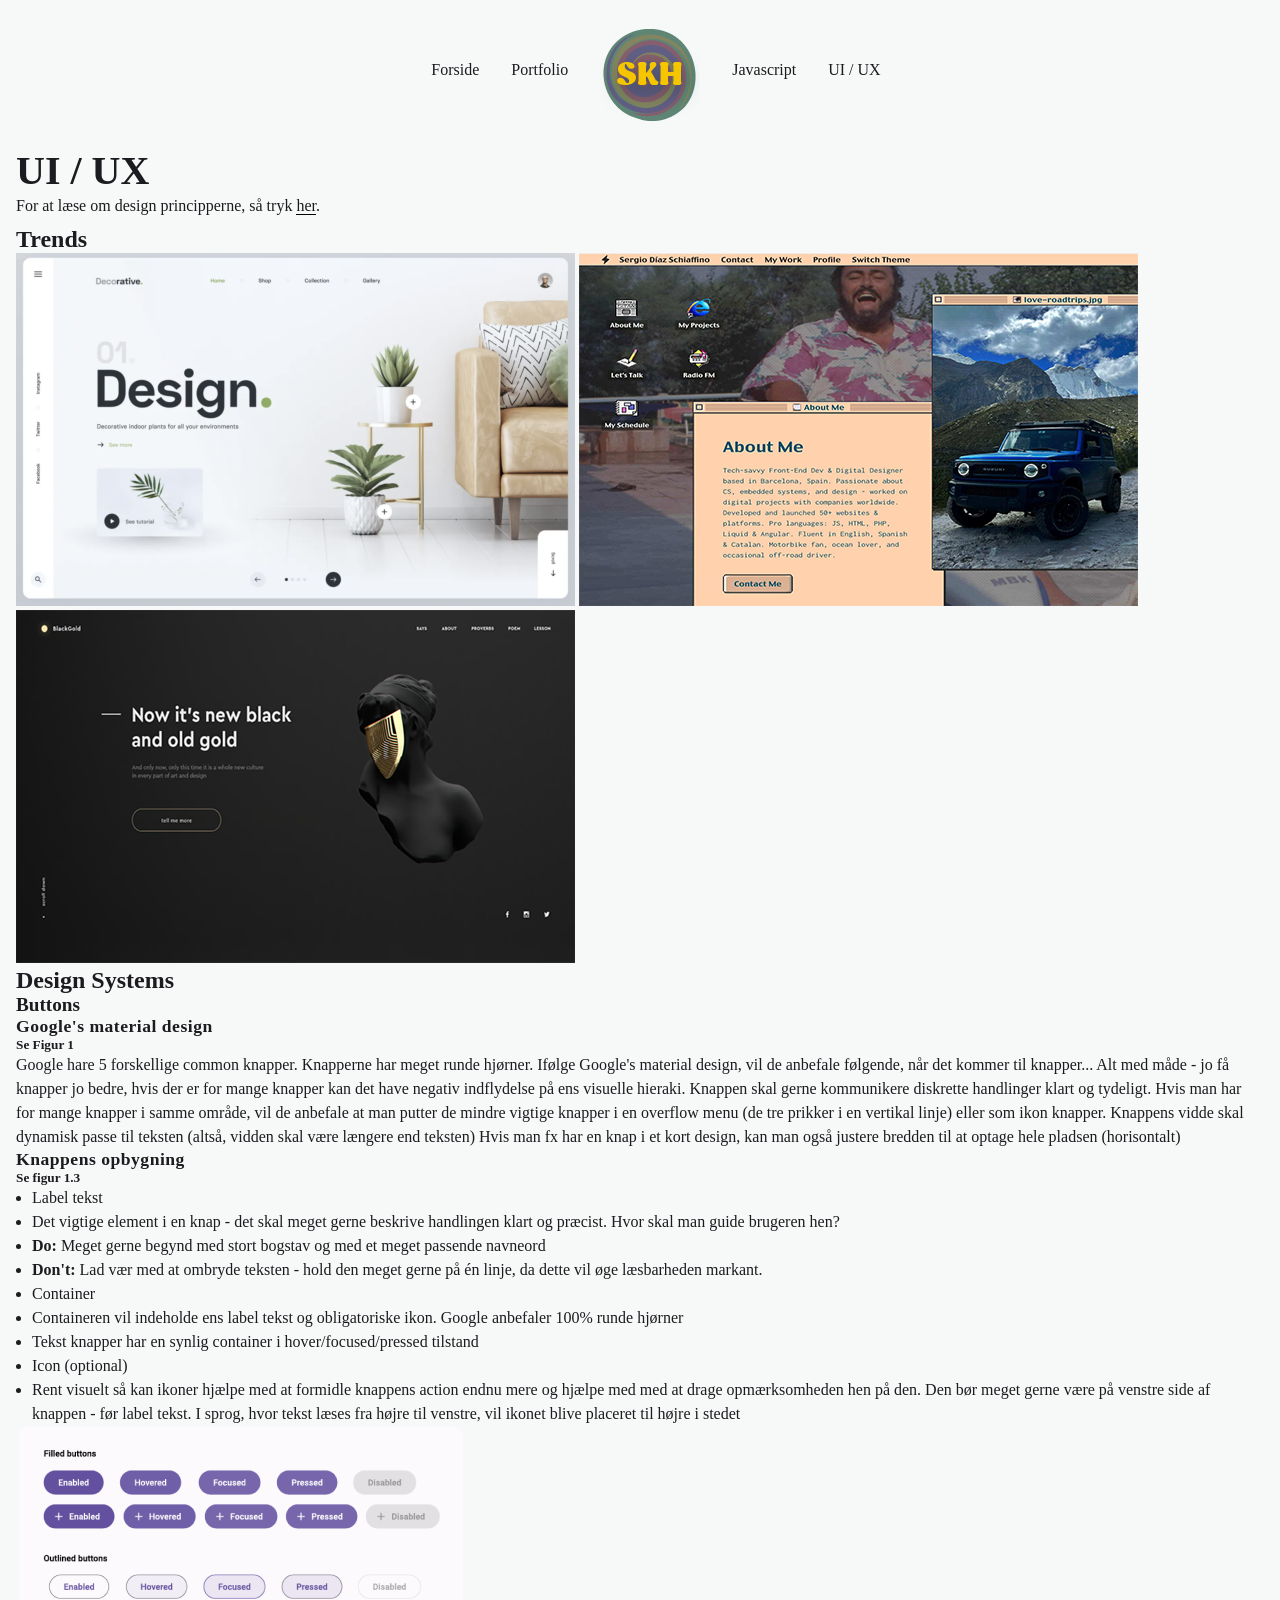
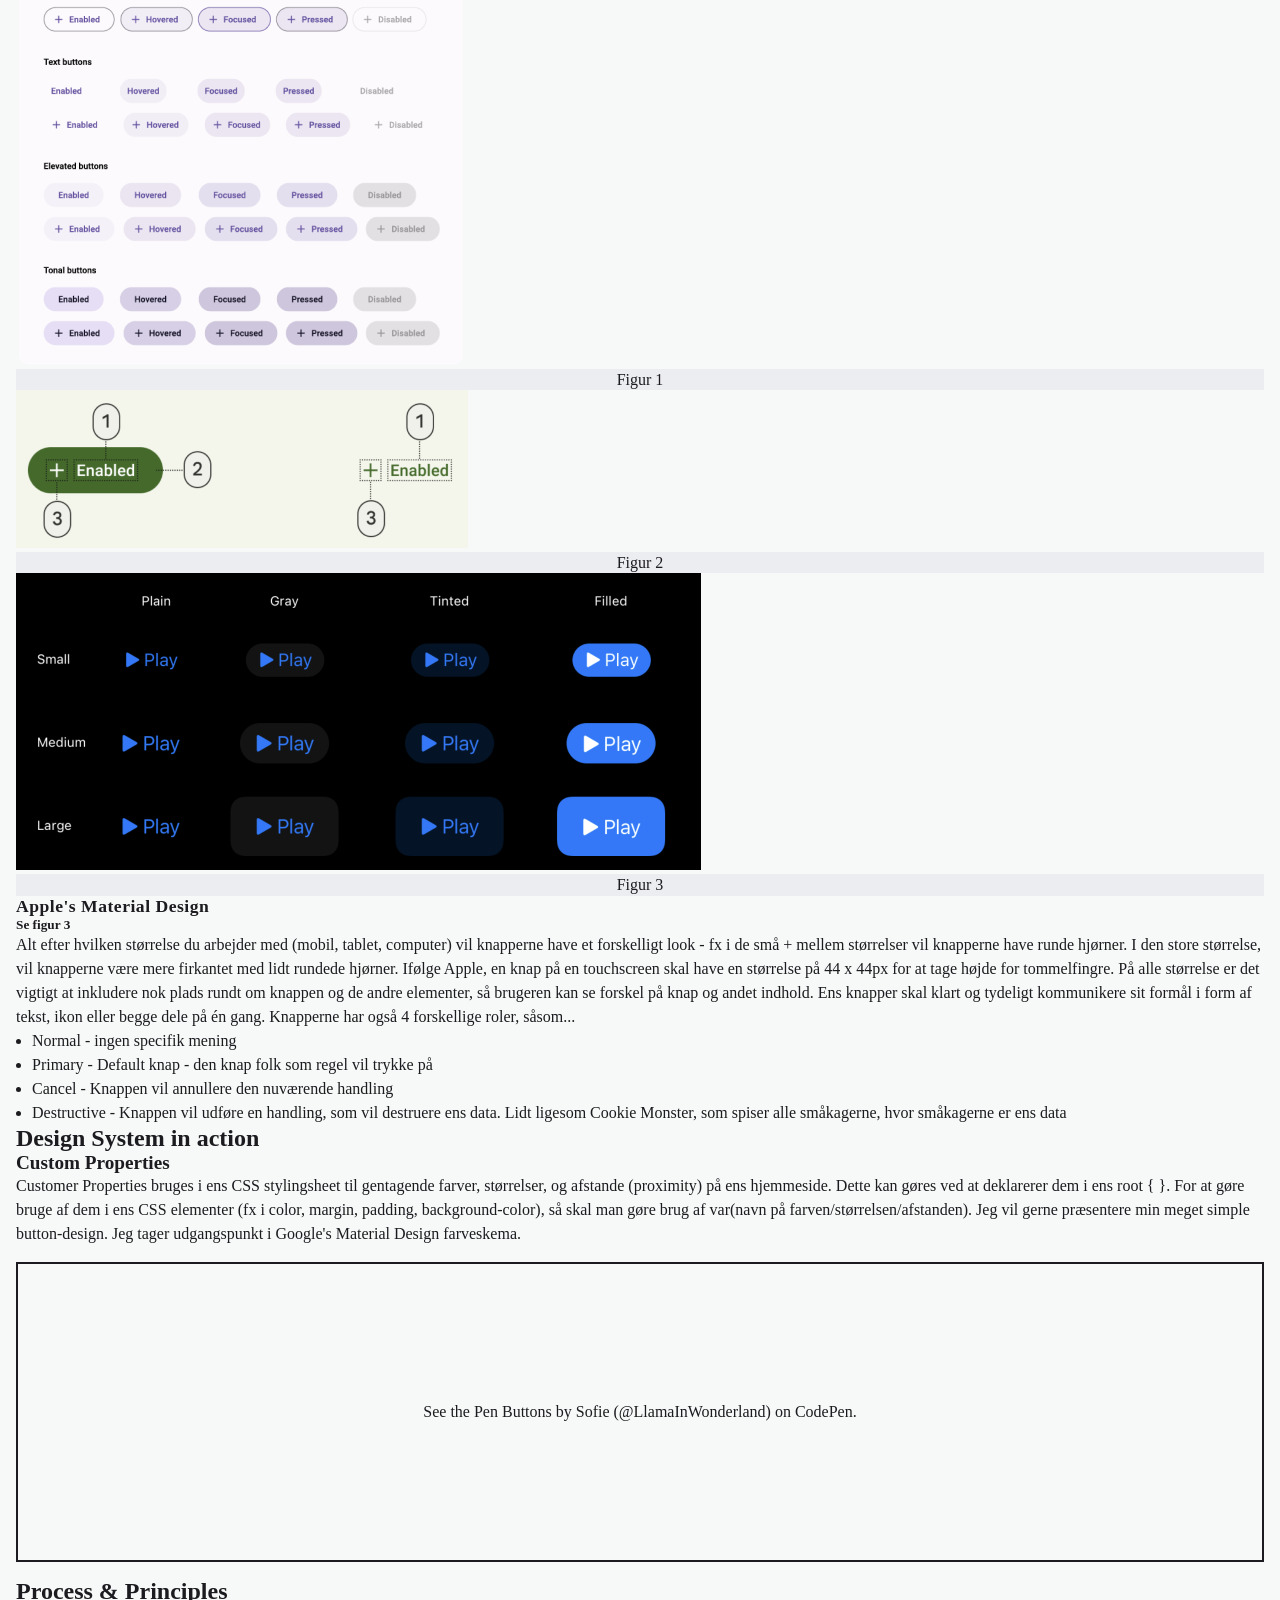
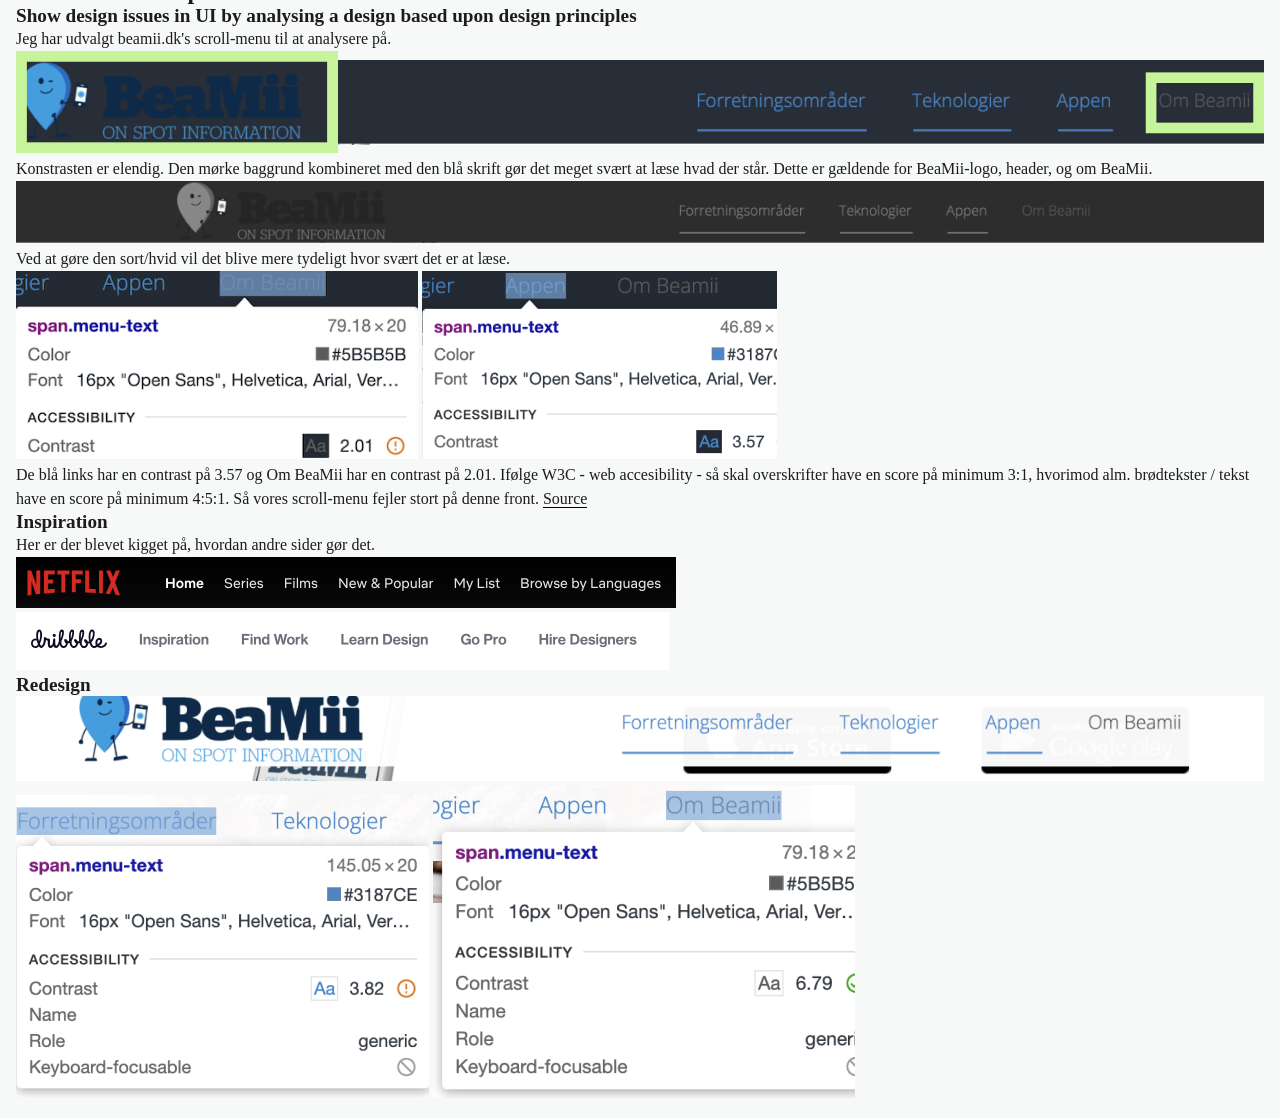
<file: ui-ux.html>
<!DOCTYPE html>
<html lang="en">
<head>
    <meta charset="UTF-8">
    <meta http-equiv="X-UA-Compatible" content="IE=edge">
    <meta name="viewport" content="width=device-width, initial-scale=1.0">
    <link rel="stylesheet" href="lightmode.css">
    <link rel="stylesheet" href="darkmode.css">
    <link rel="stylesheet" href="stylesheet.css">
    <link rel="stylesheet" href="components.css">
    <title>Profil</title>
</head>
<body>
    <header class="header">
        <nav class="navbar">
            <ul class="nav-menu nav-menu--day nav-menu--night">
                <li class="nav-item">
                    <a href="index.html" class="nav-link">Forside</a>
                </li>
                <li class="nav-item">
                    <a href="portfolio.html" class="nav-link">Portfolio</a>
                </li>
                <li class="nav-item">
                    <a href="index.html"><img class="nav-logo" src="images/logo-circle.png" alt="pink folder with a mouse tapping on SKH; creators initials" srcset=""></a>
                </li>
                <li class="nav-item">
                    <a href="javascript.html" class="nav-link">Javascript</a>
                </li>
                <li class="nav-item">
                    <a href="ui-ux.html" class="nav-link">UI / UX</a>
                </li>
            </ul>
            <div class="hamburger">
                <span class="bar"></span>
                <span class="bar"></span>
                <span class="bar"></span>
            </div>
        </nav>
    </header>

    <h1 class="ui-ux">UI / UX</h1>
        <p class="ui-ux__text">For at læse om design principperne, så tryk <a class="ui-ux__link" href="design-principper.html">her</a>.</p>

    <section class="trends">
        <h2>Trends</h2>
        <img src="images/minimalism.png" alt="">
        <img src="images/oldschool-windows.png" alt="">
        <img src="images/darkmode.png" alt="">
    </section>

    <section class="designSystem">
        <h2>Design Systems</h2>
        <h3>Buttons</h3>
        <h4>Google's material design</h4>
            <h5>Se Figur 1</h5>
            <p class="designSystem__body">Google hare 5 forskellige common knapper. Knapperne har meget runde hjørner. 

            Ifølge Google's material design, vil de anbefale følgende, når det kommer til knapper...
            Alt med måde - jo få knapper jo bedre, hvis der er for mange knapper kan det have
            negativ indflydelse på ens visuelle hieraki. Knappen skal gerne kommunikere
            diskrette handlinger klart og tydeligt. Hvis man har for mange knapper i samme område, 
            vil de anbefale at man putter de mindre vigtige knapper i en overflow menu (de tre prikker i
            en vertikal linje) eller som ikon knapper. 
            Knappens vidde skal dynamisk passe til teksten (altså, vidden skal være længere end teksten)
            Hvis man fx har en knap i et kort design, kan man også justere bredden til at optage hele pladsen (horisontalt)</p>
        <h4>Knappens opbygning</h4>
            <h5>Se figur 1.3</h5>
            <ul>
                <li>Label tekst
                    <li class="circleList">Det vigtige element i en knap - det skal meget gerne beskrive handlingen klart og præcist. Hvor skal man guide brugeren hen?</li>
                    <li class="circleList"><strong>Do:</strong> Meget gerne begynd med stort bogstav og med et meget passende navneord</li>
                    <li class="circleList"><strong>Don't:</strong> Lad vær med at ombryde teksten - hold den meget gerne på én linje, da dette vil øge læsbarheden markant.</li>
                </li>
                <li>Container
                    <li class="circleList">Containeren vil indeholde ens label tekst og obligatoriske ikon. Google anbefaler 100% runde hjørner</li>
                    <li class="circleList">Tekst knapper har en synlig container i hover/focused/pressed tilstand</li> 
                </li>
                <li>Icon (optional)
                    <li class="circleList">Rent visuelt så kan ikoner hjælpe med at formidle knappens action endnu mere og hjælpe med med at drage opmærksomheden hen på den. Den bør meget gerne være på venstre side af knappen - før label tekst. I sprog, hvor tekst læses fra højre til venstre, vil ikonet blive placeret til højre i stedet </li>
                </li>
            </ul>

            <section class="figures">
                <figure>
                    <img src="images/figur1.png" alt="">
                    <figcaption>
                        Figur 1 
                    </figcaption>
                </figure>
                <figure>
                    <img src="images/figur2.png" alt="">
                    <figcaption>
                        Figur 2
                    </figcaption>
                </figure>
                <figure>
                    <img src="images/apple-material-design.png" alt="">
                    <figcaption>
                        Figur 3
                    </figcaption>
                </figure>
            </section>

            <section>
                <h4>Apple's Material Design</h4>
                <h5>Se figur 3</h5>
                <p>Alt efter hvilken størrelse du arbejder med (mobil, tablet, computer) vil knapperne 
                    have et forskelligt look - fx 
                    i de små + mellem størrelser vil knapperne have runde hjørner. I den store størrelse, vil knapperne være mere firkantet med lidt  rundede hjørner.
                    
                    Ifølge Apple, en knap på en touchscreen skal have en størrelse på 44 x 44px for at tage højde for tommelfingre. På alle størrelse er det vigtigt at 
                    inkludere nok plads rundt om knappen og de andre elementer, så brugeren kan se forskel på knap og andet indhold.
                    
                    Ens knapper skal klart og tydeligt kommunikere sit formål i form af tekst, ikon eller begge dele på én gang.
                
                    Knapperne har også 4 forskellige roler, såsom...</p>
                    <ul>
                        <li>Normal - ingen specifik mening</li>
                        <li>Primary - Default knap - den knap folk som regel vil trykke på </li>
                        <li>Cancel - Knappen vil annullere den nuværende handling</li>
                        <li> Destructive - Knappen vil udføre en handling, som vil destruere ens data. Lidt ligesom Cookie Monster, som spiser alle småkagerne, hvor småkagerne er ens data</li>
                    </ul>
            </section>
    </section>

    <section class="customProperties">
        <h2>Design System in action</h2>
        <h3>Custom Properties</h3>
        <p>Customer Properties bruges i ens CSS stylingsheet til gentagende farver, størrelser, og afstande (proximity) på ens hjemmeside. 

            Dette kan gøres ved at deklarerer dem i ens root { }. 
            
            For at gøre bruge af dem i ens CSS elementer (fx i color, margin, padding, background-color), så skal man gøre brug af var(navn på farven/størrelsen/afstanden).  
            
            Jeg vil gerne præsentere min meget simple button-design. Jeg tager udgangspunkt i Google's Material Design farveskema.</p>
        <p class="codepen" data-height="300" data-default-tab="html,result" data-slug-hash="eYLxYbR" data-user="LlamaInWonderland" style="height: 300px; box-sizing: border-box; display: flex; align-items: center; justify-content: center; border: 2px solid; margin: 1em 0; padding: 1em;">
            <span>See the Pen <a href="https://codepen.io/LlamaInWonderland/pen/eYLxYbR">
            Buttons</a> by Sofie (<a href="https://codepen.io/LlamaInWonderland">@LlamaInWonderland</a>)
            on <a href="https://codepen.io">CodePen</a>.</span>
        </p>
        <script async src="https://cpwebassets.codepen.io/assets/embed/ei.js"></script>
    </section>

    <section class="process">
        <h2>Process & Principles</h2>
        <h3>Show design issues in UI by analysing a design based upon design principles</h3>
        <p>Jeg har udvalgt beamii.dk's scroll-menu til at analysere på.</p>
        <img class="process--imgFill" src="images/design-process-1.png" alt="">
        <p>Konstrasten er elendig. Den mørke baggrund kombineret med den blå skrift gør det meget 
            svært at læse hvad der står. Dette er gældende for BeaMii-logo, header, og om BeaMii.</p>
        <img class="process--imgFill" src="images/sort-hvid1.png" alt="">
        <p>Ved at gøre den sort/hvid vil det blive mere tydeligt hvor svært det er at læse.</p>
        <img class="process--img" src="images/OG-contrast-1.png" alt="">
        <img class="process--img" src="images/OG-contrast-2.png" alt="">
        <p>De blå links har en contrast på 3.57 og Om BeaMii har en contrast på 2.01. 

            Ifølge W3C - web accesibility - så skal overskrifter have en score på minimum 3:1, hvorimod 
            alm. brødtekster / tekst have en score på minimum 4:5:1. Så vores scroll-menu fejler stort på denne 
            front. 
            <a class="ui-ux__link" href="https://www.w3.org/WAI/WCAG21/Understanding/contrast-minimum.html" target="_blank">Source</a></p>
    </section>

    <section class="inspiration">
        <h3>Inspiration</h3>
        <p>Her er der blevet kigget på, hvordan andre sider gør det.</p>
        <img class="process--imgFill" src="images/inspiration1.png" alt="">
        <img class="process--imgFill" src="images/inspiration2.png" alt="">
    </section>

    <section class="redesign">
        <h3>Redesign</h3>
        <img class="process--imgFill" src="images/redesign.png" alt="">
        <img class="process--img" src="images/redesign-contrast1.png" alt="">
        <img class="process--img" src="images/redesign-contrast2.png" alt="">
    </section>

    <script src="hamburger.js"></script>
</body>
</html>
</file>
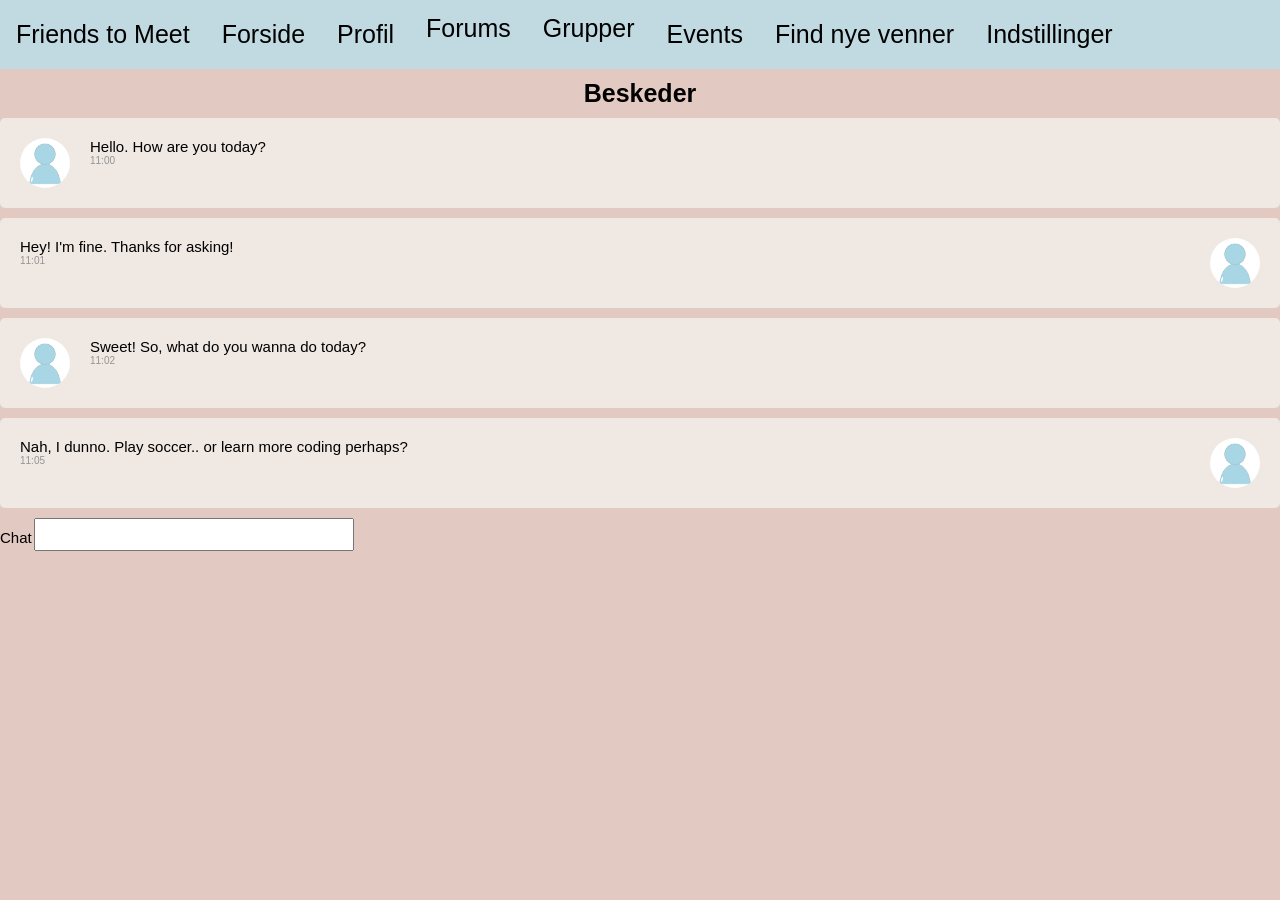
<file: FriendsToMeet/chat.html>
<!DOCTYPE html>
<html lang="en">

<head>
  <meta charset="UTF-8">
  <meta http-equiv="X-UA-Compatible" content="IE=edge">
  <meta name="viewport" content="width=device-width, initial-scale=1.0">
  <link rel="stylesheet" href="style.css">
  <title>Chat</title>
</head>

<body>
  <div class="topnav" id="myTopnav">
    <a href="#home" class="active">Friends to Meet</a>
    <a href="index.html">Forside</a>
    <a href="profil.html">Profil</a>
    <div class="dropdown">
      <button class="dropbtn">Forums
        <i class="fa fa-caret-down"></i>
      </button>
      <div class="dropdown-content">
        <a href="lokale_forum.html">-Lokale forums</a>
        <a href="#">-Regionale forums</a>
        <a href="#">-Landsdækkende forums</a>
      </div>
    </div>
    <div class="dropdown">
      <button class="dropbtn">Grupper
        <i class="fa fa-caret-down"></i>
      </button>
      <div class="dropdown-content">
        <a href="#">-Lokale grupper</a>
        <a href="#">-Regionale grupper</a>
        <a href="#">-Landsdækkende grupper</a>
      </div>
    </div>
    <a href="#about">Events</a>
    <a href="findNyeVenner.html">Find nye venner</a>
    <a href="indstillinger.html">Indstillinger</a>
    <a href="javascript:void(0);" class="icon" onclick="myFunction()">&#9776;</a>
  </div>


  <h1 class="chatHeader headerText">Beskeder</h1>

  <!-- https://www.w3schools.com/howto/howto_css_chat.asp -->
  <article class="container">
    <img src="images/empty-profil.PNG" alt="Avatar">
    <p class="container__chatText">Hello. How are you today?</p>
    <span class="time-right">11:00</span>
  </article>

  <article class="container">
    <img src="images/empty-profil.PNG" alt="Avatar" class="right">
    <p class="container__chatText">Hey! I'm fine. Thanks for asking!</p>
    <span class="time-left">11:01</span>
  </article>

  <article class="container">
    <img src="images/empty-profil.PNG" alt="Avatar">
    <p class="container__chatText">Sweet! So, what do you wanna do today?</p>
    <span class="time-right">11:02</span>
  </article>

  <article class="container">
    <img src="images/empty-profil.PNG" alt="Avatar" class="right">
    <p class="container__chatText">Nah, I dunno. Play soccer.. or learn more coding perhaps?</p>
    <span class="time-left">11:05</span>
  </article>

  <!-- https://www.youtube.com/watch?v=DN0gXtYGR2o -->
  <label class="chat__label" for="chat">Chat</label>
  <input class="chat__input" type="chat" id="chat" inputmode="chat" />
  <script src="main.js"></script>
</body>

</html>
</file>
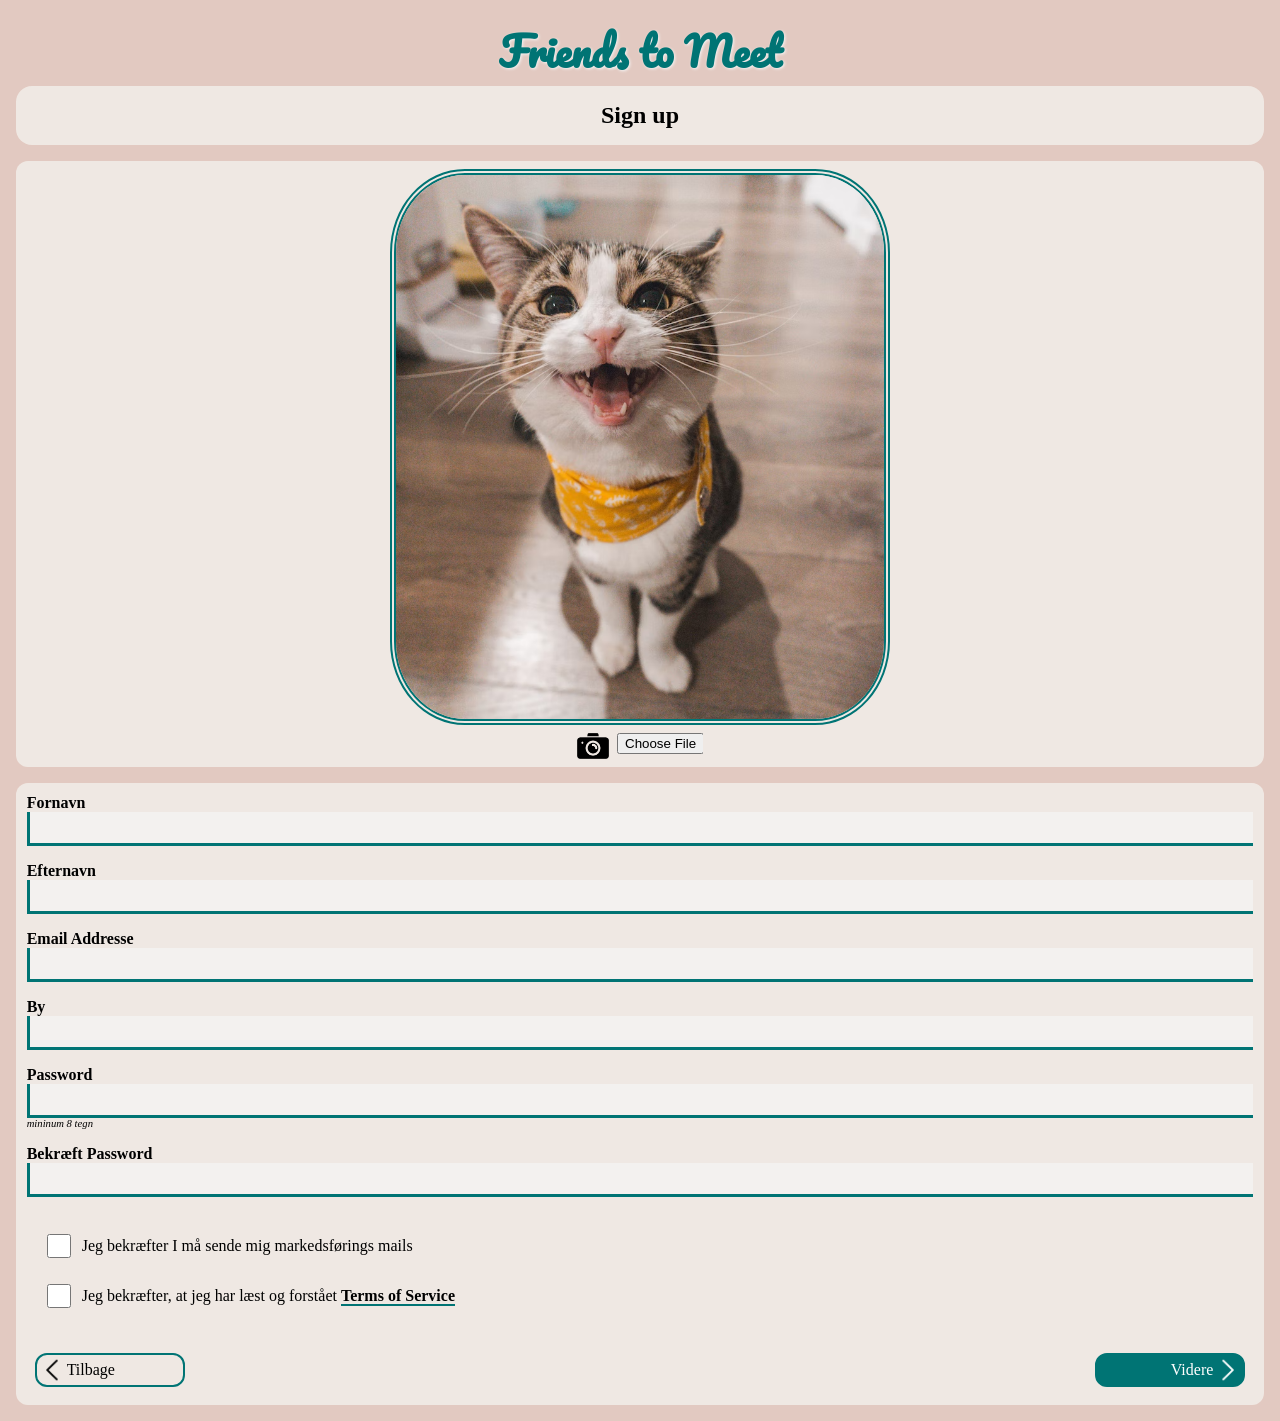
<file: FriendsToMeet/createAccount.html>
<!DOCTYPE html>
<html lang="en">
<head>
    <meta charset="UTF-8">
    <meta http-equiv="X-UA-Compatible" content="IE=edge">
    <meta name="viewport" content="width=device-width, initial-scale=1.0">
    <link rel="preconnect" href="https://fonts.googleapis.com">
    <link rel="preconnect" href="https://fonts.gstatic.com" crossorigin>
    <link href="https://fonts.googleapis.com/css2?family=Pacifico&display=swap" rel="stylesheet">
    <link rel="stylesheet" href="styleLogin.css">
    <title>Create an Account</title>
</head>
<body>

<section class="login__frontpage">
    <h1 class="friendsToMeetHeader">Friends to Meet</h1>

        <section class="signUp__header">
            <h2 class="signUp--h2">Sign up</h2>
        </section>

        <section class="signUp__picture">
            <img class="signUp--pfp" src="images/cat.png" alt="">
                <label for="avatar" class="signUp__addpicture">
                    <img class="signUp--camera"  src="images/camera.png" alt="black camera logo">
                    <input type="file"
                    id="avatar" name="avatar"
                    accept="image/*">
                </label>
        </section>

        <section class="signUp">
            <section class="signUp__labels">
                <label class="signUp__text" for="firstName">Fornavn</label>
                <input class="signUp__input" name="firstNamw" id="firstName" type="text">
            </section>

            <section class="signUp__labels">
                <label class="signUp__text" for="lastName">Efternavn</label>
                <input class="signUp__input" name="lastName" id="lastName" type="text">
            </section>

            <section class="signUp__labels">
                <label class="signUp__text" for="emailAddress">Email Addresse</label>
                <input class="signUp__input" name="emailAddress" id="emailAddress" type="text">
            </section>

            <section class="signUp__labels">
                <label class="signUp__text" for="location">By</label>
                <input class="signUp__input" name="location" id="location" type="text">
            </section>

            <section class="signUp__labels">
                <label class="signUp__text" for="password">Password</label>
                <input class="signUp__input" name="password" id="password" type="password" minlength="8">
                <p class="signUp--minreq">mininum 8 tegn</p>
            </section>

            <section class="signUp__labels">
                <label class="signUp__text" for="confirmPassword">Bekræft Password</label>
                <input class="signUp__input" name="confirmPassword" id="confirmPassword" type="password" minlength="8">
            </section>

            <section class="signUp__check">
                <section class="signUp__agree">
                    <input class="signUp__checkbox" type="checkbox" name="marketing" id="marketing" value="marketing">
                    <label for="marketing" class="signUp__checktext">Jeg bekræfter I må sende mig 
                        markedsførings mails</label>
                </section>
                <section class="signUp__agree">
                    <input class="signUp__checkbox" type="checkbox" name="ToS" value="ToS" id="ToS">
                    <label for="ToS" class="signUp__checktext">Jeg bekræfter, at jeg har læst og 
                    forstået <a class="signUp--ToSlink" href="#">Terms of Service</a></label>
                </section>
            </section>

            <article class="signUp__redirect">
                <a class="signUp__back signUp--link" href="loginpage.html">Tilbage
                    <img class="signUp--arrow" src="images/thinLeftArrow.png" alt="">
                </a>
            
                <a class="signUp__forward signUp--link" href="hobby.html">Videre
                    <img class="signUp--arrow" src="images/whiteRightArrow.png" alt="">
                </a>
            </article>

        </section>
</section>
</body>
</html>
</file>
<file: FriendsToMeet/style.css>
:root {
    /* Farver */
    --font-color: black;
    --secondary-color: #D8F3DC;
    --button-color: #007474;
    --background-color: #E2C9C1;
    --section-color: #fafffb94;

    /* Font Size */
    --fontSizeXSmall: calc(var(--fontSizeMedium)/2);
    --fontSizeSmall: calc(var(--fontSizeMedium)/1.5);
    --fontSizeMedium: 1rem;
    --fontSizeLarge: calc(var(--fontSizeMedium)*1.5);
    --fontSizeXLarge: calc(var(--fontSizeMedium)*2.5);    

    /* Spacing */
    --spaceXSmall: calc(var(--spaceMedium)/2);
    --spaceSmall: calc(var(--spaceMedium)/1.5);
    --spaceMedium: 1rem;
    --spaceLarge: calc(var(--spaceMedium)*1.5);
    --spaceXLarge: calc(var(--spaceMedium)*2.5); 
}
body {
    background-color: var(--background-color);
}
img {
    max-width: 100%;
}


/*Navbar*/
@import url('https://fonts.googleapis.com/css2?family=Roboto:ital,wght@0,500;1,400&display=swap');
* {
    margin: 0;
    padding: 0;
    box-sizing: border-box;
}
html {
    font-size: 62.5%;
    font-family: 'Roboto', sans-serif;
}
li {
    list-style: none;
}
a {
    text-decoration: none;
}
.header {
    border-bottom: 1px solid #E2E8F0;
    background-color: rgb(226, 201, 193);
    padding: 1rem;
    border: solid rgb(226, 201, 193) 2px;
}
.navbar {
    display: flex;
    justify-content: space-between;
    align-items: center;
}
.hamburger {
    display: none;
}
.bar {
    display: block;
    width: 25px;
    height: 3px;
    margin: 5px auto;
    -webkit-transition: all 0.3s ease-in-out;
    transition: all 0.3s ease-in-out;
    background-color: #101010;
}
.nav-menu {
    display: flex;
    justify-content: space-between;
    align-items: center;
}
.nav-item {
    margin-left: 5rem;
}
.nav-link{
    font-size: 1.6rem;
    font-weight: 400;
    color: var(--font-color);
}
.nav-link:hover{
    color: #767193;
}
.nav-logo {
    font-size: 2.1rem;
    font-weight: bold;
    color: rgb(49, 161, 66);
}@media only screen and (max-width: 768px) {
    .nav-menu {
        position: fixed;
        left: -100%;
        top: 1rem;
        flex-direction: column;
        background-color: rgb(193, 218, 226);
        width: 100%;
        border-radius: 10px;
        text-align: center;
        transition: 0.3s;
        box-shadow:
            0 10px 27px rgba(0, 0, 0, 0.05);
    }
    .nav-menu.active {
        left: 0;
    }
    .nav-item {
        margin: 1.5rem 0;
    }
    .hamburger {
        display: block;
        cursor: pointer;
    }
    .hamburger.active .bar:nth-child(2) {
        opacity: 0;
    }
    .hamburger.active .bar:nth-child(1) {
        transform: translateY(8px) rotate(45deg);
    }
    .hamburger.active .bar:nth-child(3) {
        transform: translateY(-8px) rotate(-45deg);
    }
}
/* Add a black background color to the top navigation */
.topnav {
    background-color: rgb(193, 218, 226);
    overflow: hidden;
}
/* Style the links inside the navigation bar */
.topnav a {
    float: left;
    display: block;
    color: var(--font-color);
    text-align: center;
    padding: 20px 16px;
    text-decoration: none;
    font-size: var(--fontSizeXLarge);
}
/* Add an active class to highlight the current page */
.active {
    background-color: rgb(193, 218, 226);
    color: white;
}
/* Hide the link that should open and close the topnav on small screens */
.topnav .icon {
    display: none;
}
/* Dropdown container - needed to position the dropdown content */
.dropdown {
    float: left;
    overflow: hidden;
}
/* Style the dropdown button to fit inside the topnav */
.dropdown .dropbtn {
    font-size: var(--fontSizeXLarge);
    border: none;
    outline: none;
    color: var(--font-color);
    padding: 14px 16px;
    background-color: inherit;
    font-family: inherit;
    margin: 0;
}
/* Style the dropdown content (hidden by default) */
.dropdown-content {
    display: none;
    position: absolute;
    background-color: rgb(193, 218, 226);
    min-width: 160px;
    box-shadow: 0px 8px 16px 0px rgba(0,0,0,0.2);
    z-index: 1;
}
/* Style the links inside the dropdown */
.dropdown-content a {
    float: none;
    color: black;
    padding: 12px 16px;
    text-decoration: none;
    display: block;
    text-align: left;
}
/* Add a dark background on topnav links and the dropdown button on hover */
.topnav a:hover, .dropdown:hover .dropbtn {
    background-color: rgb(193, 218, 226);
    color: black;
}
/* Add a grey background to dropdown links on hover */
.dropdown-content a:hover {
    background-color: rgb(193, 218, 226);
    color: black;
}
/* Show the dropdown menu when the user moves the mouse over the dropdown button */
.dropdown:hover .dropdown-content {
    display: block;
}
/* When the screen is less than 600 pixels wide, hide all links, except for the first one ("Home"). Show the link that contains should open and close the topnav (.icon) */
@media screen and (max-width: 600px) {
    .topnav a:not(:first-child), .dropdown .dropbtn {
      display: none;
    }
    .topnav a.icon {
      float: right;
      display: block;
    }
}
/* The "responsive" class is added to the topnav with JavaScript when the user clicks on the icon. This class makes the topnav look good on small screens (display the links vertically instead of horizontally) */
@media screen and (max-width: 600px) {
    .topnav.responsive {position: relative;}
    .topnav.responsive a.icon {
      position: absolute;
      right: 0;
      top: 0;
    }
    .topnav.responsive a {
      float: none;
      display: block;
      text-align: left;
    }
    .topnav.responsive .dropdown {float: none;}
    .topnav.responsive .dropdown-content {position: relative;}
    .topnav.responsive .dropdown .dropbtn {
      display: block;
      width: 100%;
      text-align: left;
    }
}


/*Forside*/
/* Close button */
.closebtn {
    justify-self: end;
    padding-right: 2rem;
    top: 5px;
    right: 15px;
    color: var(--font-color);
    font-size: 30px;
    cursor: pointer;
}
/* Change color on mouse-over */
.closebtn:hover {
    color: lightgrey;
}


.event__popup {
    background-color: var(--secondary-color);
    display: grid;
    grid-template-columns: 1fr 3fr 1fr;
    margin: 2.5rem;
    border-radius: 25px;
    border: solid green 1px;
}
.event__popupImg {
    width: 75%;
    padding: 1rem;
    grid-column-start: 1;
    grid-row-start: 1;
    grid-row: span 3;
}
.event__popupHeader {
    padding-top: 2rem;
    font-size: var(--fontSizeLarge);
}
.event__popupSecondHeader {
    grid-column-start: 2;
    grid-row-start: 2;
    align-self: flex-end;
    font-size: var(--fontSizeMedium);
}
.event__popupText {
    grid-column-start: 2;
    grid-row-start: 3;
    font-size: var(--fontSizeMedium);
}
.event__popupButton {
    grid-column-start: 3;
    grid-row-start: 1;
    width: 4rem;
    height: 4rem;
    background-color: var(--secondary-color);
    border: none;
    text-decoration: none;
}

.forsideInfo {
    background-color: var(--section-color);
    margin: 1rem;
    padding: 1rem;
    display: grid;
    grid-template-columns: 3fr 1fr;
    border-radius: 15px;
}
.ForsideInfo__img {
    width: 50%;
}
.forsideInfo__header {
    grid-column-start: 1;
    grid-row-start: 1;
    font-size: var(--fontSizeLarge);
}
.forsideInfo__text {
    grid-column-start: 1;
    grid-row-start: 2;
    font-size: var(--fontSizeMedium);
}
.forsideInfo__text2 {
    grid-column-start: 1;
    grid-row-start: 3;
    font-size: var(--fontSizeMedium);
}
.ForsideInfo__img {
    grid-column-start: 2;
    grid-row-start: 1;
    grid-row: span 3;
    display: block;
    margin-left: auto;
    margin-right: auto;
}

/*Profil*/
.headerText {
    text-align: center;
    font-size: var(--fontSizeXLarge);
    margin-top: 1rem;
}
.headerText2 {
    font-size: var(--fontSizeLarge);
}
.profil {
    margin: 1rem;
}
.profil__img {
    /*Center billedet*/
    max-width: 50%;
    border-radius: 15%;
    border: solid black 1px;
    margin-bottom: .5rem;
    /*Centreing af billedet*/
    display: block;
    margin-left: auto;
    margin-right: auto;
}
.profil__chatImg {
    max-width: 10%;
    display: block;
    margin-left: auto;
    margin-right: auto;
}
.profil__info {
    background-color: var(--section-color);
    border-radius: 25px;
    margin-top: .5rem;
}
.profil__infoHeader {
    padding-top: 1rem;
    padding-left: 1.5rem;
}
.profil__infoText {
    padding: 1.5rem;
    font-size: var(--fontSizeLarge);
}
.friends {
    margin: 1rem;
}
.friends__img {
    border-radius: 50%;
    padding: .5rem;
    display: block;
    margin-left: auto;
    margin-right: auto;
}
.friends__section {
    display: grid;
    grid-template-columns: 1fr 1fr 1fr 1fr 1fr;
}

/*Chat*/
/*https://www.w3schools.com/howto/howto_css_chat.asp*/
.container {
    background-color: var(--section-color);
    border-radius: 5px;
    padding: 2rem;
    margin: 10px 0;
}
.container__chatText {
    font-size: var(--fontSizeLarge);
}
/* Clear floats */
.container::after {
    content: "";
    clear: both;
    display: table;
}
/* Style images */
.container img {
    float: left;
    max-width: 50px;
    width: 100%;
    margin-right: 20px;
    border-radius: 50%;
}
/* Style the right image */
.container img.right {
    float: right;
    margin-left: 20px;
    margin-right:0;
}
/* Style time text */
.time-right {
    /*float: right;*/
    color: rgb(148, 148, 148);
}
/* Style time text */
.time-left {
    float: left;
    color: rgb(148, 148, 148);
}
/*Tastertur*/
/*https://www.youtube.com/watch?v=DN0gXtYGR2o*/
.chat__input {
    font-size: var(--fontSizeXLarge);
}
.chat__label {
    font-size: var(--fontSizeLarge);
}

/*Forums*/
.forums {
    background-color: var(--section-color);
    margin: .5rem;
    padding: 1rem;
    border-radius: 15px;
}
.forums__img {
    max-width: 15%;
}


/*Find nye venner*/
.findNewFriends {
    margin-top: 1rem;
}
.findFriend {
    width: 70%;
    border-radius: 50%;
    border: solid white 5px;
    display: block;
    margin-left: auto;
    margin-right: auto;
    grid-column-start: 2;
    grid-row-start: 1;
}
.newFriend__knapper {
    display: flex;
    justify-content: center;
}
.likeKnap {
    width: 15%;
    margin: .5rem;
}
.chatKnap {
    width: 15%;
    margin: .5rem;
}
.newFriend__info {
    background-color: var(--section-color);
    border-radius: 25px;
    padding: 1rem;
    margin: 1rem;
}
.newFriend__infoText {
    font-size: var(--fontSizeLarge);
}
.movable {
    margin: 1rem;
    display: grid;
    grid-template-columns: .5fr 5fr .5fr;
}
.arrow__Left {
    grid-column-start: 1;
    grid-row-start: 1;
    align-self: center;
}
.arrow__Right {
    grid-column-start: 3;
    grid-row-start: 1;
    align-self: center;
}
</file>
<file: Nærboks copy/nathalie.css>
:root {
    /* Farver */
    --font-color: #58595B;
    --background-color: #EDEDED;
    --backgroundSend-color: rgb(224, 152, 154);
    --backgroundPickup-color: rgb(200, 219, 188);
    --button-color: white;
    --buttonBorder-color: solid rgb(207, 229, 226) 2px;
    --buttonHover-color: rgb(200, 219, 188);
    --sections-color: white;
    --package-box: #A7A9AC;
    --secondary-border-color: #F1ABAB;

    /* Font size */
    --fontSizeXSmall: calc(var(--fontSizeMedium)/2);
    --fontSizeSmall: calc(var(--fontSizeMedium)/1.5);
    --fontSizeMedium: 1rem;
    --fontSizeLarge: calc(var(--fontSizeMedium)*1.5);
    --fontSizeXLarge: calc(var(--fontSizeMedium)*2);

    /* Spacing */
    --spaceXSmall: calc(var(--fontSizeMedium)/2);
    --spaceSmall: calc(var(--fontSizeMedium)/1.5);
    --spaceMedium: 1rem;
    --spaceLarge: calc(var(--fontSizeMedium)*1.5);
    --spaceXLarge: calc(var(--fontSizeMedium)*2);
}

body {
    margin: var(--spaceMedium);
    background-color: var(--background-color);
}

.button {
    background-color: var(--button-color);
    border-style: 3px var(--buttonBorder-color);
    width: 2.75rem;
}

img {
    max-width: 100%;
}


@import url('https://fonts.googleapis.com/css2?family=Roboto:ital,wght@0,500;1,400&display=swap');

* {
    margin: 0;
    padding: 0;
    box-sizing: border-box;
}

html {
    font-size: 62.5%;
    font-family: 'Roboto', sans-serif;
}

li {
    list-style: none;
}

a {
    text-decoration: none;
}

.header{
    border-bottom: 1px solid rgb(128, 168, 197);
    background-color: rgb(128, 168, 197);
}

.header__whatPage {
    color: white;
    font-size: var(--fontSizeXLarge);
}

.navbar {
    display: flex;
    justify-content: space-between;
    align-items: center;
    padding: 1rem 1.5rem;
}

.hamburger {
    display: none;
}

.bar {
    display: block;
    width: 25px;
    height: 3px;
    margin: 5px auto;
    -webkit-transition: all 0.3s ease-in-out;
    transition: all 0.3s ease-in-out;
    background-color: #ffffff;
}

.nav-menu {
    display: flex;
    justify-content: space-between;
    align-items: center;
}

.nav-item {
    margin-left: 5rem;
}

.nav-link{
    font-size: 1.6rem;
    font-weight: 400;
    color: #ffffff;
}

.nav-link:hover{
    color: #7f7f7f;
}

@media only screen and (max-width: 768px) {
    .nav-menu {
        position: fixed;
        left: -100%;
        top: 5rem;
        flex-direction: column;
        background-color: rgb(128, 168, 197);
        width: 100%;
        text-align: center;
        transition: 0.3s;
        box-shadow:
            0 10px 27px rgba(0, 0, 0, 0.05);
    }

    .nav-menu.active {
        left: 0;
    }

    .nav-item {
        margin: 2.5rem 0;
    }

    .hamburger {
        display: block;
        cursor: pointer;
    }

    .hamburger.active .bar:nth-child(2) {
        opacity: 0;
    }

    .hamburger.active .bar:nth-child(1) {
        transform: translateY(8px) rotate(45deg);
    }

    .hamburger.active .bar:nth-child(3) {
        transform: translateY(-8px) rotate(-45deg);
    }

}



/* Forside */
.cards {
    display: grid;
    grid-template-columns: 1fr 1fr;
}
.card {
    border-radius: 25px;
    margin: var(--spaceSmall);
    display: flex;
    flex-direction: column;
    align-items: center;
    justify-content: space-between;
    
}
.card__green {
    background-color: var(--backgroundPickup-color);
}
.card__red {
    background-color: var(--backgroundSend-color);
}
.card__img {
    max-width: 50%;
    padding-bottom: 8rem;
    padding-top: var(--spaceXLarge);
}
.card__button {
    background-color: white;
    border: none;
    padding: 4px 32px;
    text-decoration: none;
    display: inline-block;
    border-radius: 50px;
    color: var(--font-color);
    font-size: var(--fontSizeLarge);
    margin-top: var(--spaceXLarge);
    margin-bottom: var(--spaceMedium);
}
.card__button:hover {
    background-color: var(--buttonHover-color);
}

/* Hent side*/
.bodyHent {
    background-color: var(--backgroundPickup-color);
}
.goToDeliver__button {
    display: flex;
    justify-content: end;
}
.goToDeliver__img {
    margin-top: var(--spaceMedium);
    height: 6rem;
    width: 6rem;
    background-color: var(--backgroundSend-color);
    border-radius: 25%;
}
.pickupPackage {
    display: grid;
    grid-template-columns: 1fr;
    justify-items: center;
}
.pickupPackage__guy {
    max-width: 50%;
}
.pickupPackage__header {
    color: white;
    font-size: var(--fontSizeXLarge);
    font-weight: bold;
    margin-top: var(--spaceXLarge);
}
.openSection {
    background-color: var(--sections-color);
    border: var(--buttonBorder-color);
    padding: var(--spaceMedium);
    margin: var(--spaceMedium);
    display: grid;
    grid-template-columns: 1fr 1fr;
}
.openSection__h3 {
    grid-column-start: 1;
    grid-row-start: 1;
}
.openSection__where {
    grid-column-start: 1;
    grid-row-start: 2;
}
.openSection__number {
    grid-column-start: 1;
    grid-row-start: 3;
}
.openSection__when {
    grid-column-start: 1;
    grid-row-start: 4;
}
.openSection__findWay {
    grid-column-start: 1;
    grid-row-start: 5;
    max-width: 25%;
    justify-self: center;
}
.openSection__link {
    grid-column-start: 1;
    grid-column-end: 2;
    grid-column: span 2;
}
.openSection__button {
    background-color: white;
    padding: 8px 64px;
    text-decoration: none;
    display: inline-block;
    border-radius: 50px;
    color: var(--font-color);
    font-size: var(--fontSizeLarge);
    margin-top: var(--spaceMedium);
    margin-bottom: var(--spaceMedium);
    border: var(--buttonBorder-color);
}
.openSection__findText {
    grid-column-start: 2;
    grid-row-start: 5;
    align-self: center;
}
.openSection__open {
    grid-column-start: 2;
    grid-row-start: 1;
    max-width: 15%;
    justify-self: end;
}


.closedSection {
    background-color: var(--sections-color);
    border: var(--buttonBorder-color);
    padding: var(--spaceMedium);
    margin: var(--spaceMedium);
    display: grid;
    grid-template-columns: 1fr 1fr;
}
.closedSection__h3 {
    grid-column-start: 1;
    grid-row-start: 1;
}
.closedSection__where {
    grid-column-start: 1;
    grid-row-start: 2;
}
.closedSection__number {
    grid-column-start: 1;
    grid-row-start: 3;
}
.closedSection__when {
    grid-column-start: 1;
    grid-row-start: 4;
}
.closedSection__img {
    grid-column-start: 2;
    grid-row-start: 1;
    max-width: 20%;
    justify-self: end;
}




/* Send side */
.bodySend {
    background-color: var(--backgroundSend-color);
}
.goToPickup__button {
    display: flex;
    justify-content: end;
}
.goToPickup__img {
    width: 6rem;
    height: 6rem;
    background-color: var(--backgroundPickup-color);
    border-radius: 25%;
    margin-top: var(--spaceMedium);
}
.sendPackage {
    display: grid;
    grid-template-columns: 1fr;
    justify-items: center;
}
.sendPackage__truck {
    max-width: 50%;
}
.sendPackage__header {
    color: white;
    font-size: var(--fontSizeXLarge);
    font-weight: bold;
    margin-top: var(--spaceXLarge);
}
.sendPackage__startButton {
    background-color: white;
    border: none;
    padding: 8px 128px;
    text-decoration: none;
    display: inline-block;
    border-radius: 50px;
    color: var(--backgroundSend-color);
    font-size: var(--fontSizeXLarge);
    font-weight: bold;
    margin-top: 12rem;
    margin-bottom: 8rem;
}
.sendPackage__startButton:hover {
    background-color: var(--buttonHover-color);
}
.sendPackage__link {
    color: white;
    margin-top: var(--spaceMedium);
    font-size: var(--fontSizeLarge);
    font-weight: bold;
    text-decoration: underline;
}


/* Registre */
.bodyRegistrer {
    background-color: var(--background-color);
}
.registrer {
    display: grid;
    grid-template-columns: 1fr;
}
.goBackArrow {
    max-width: 5%;
    margin: var(--spaceLarge);
}
.registrer__package {
    max-width: 75%;
    margin-top: 8rem;
    justify-self: center;
    border: solid #E0E0E0 4px;
}
.registrer__number {
    text-align: center;
    font-size: var(--fontSizeLarge);
    color: var(--font-color);
    text-decoration: underline;
    margin-top: 16rem;
}
.registrerInput {
    display: inline-block;
    text-align: center;
    display: flex;
    flex-direction: column;
    margin-top: 8rem;
}
.registrerInput__label {
    text-align: center;
    color: var(--font-color);
}
.registrerInput__input {
    padding: 8px 64px;
    display: inline-block;
    border-radius: 50px;
    font-size: var(--fontSizeXLarge);
    margin-top: var(--spaceXLarge);
    margin-bottom: var(--spaceXLarge);
    border: var(--buttonBorder-color);
}
.vidre__button {
    justify-self: center;
    border: none;
}
.registrer__vidre {
    background-color: white;
    padding: 8px 64px;
    text-decoration: none;
    display: inline-block;
    border-radius: 50px;
    color: var(--font-color);
    font-size: var(--fontSizeLarge);
    margin-top: var(--spaceMedium);
    margin-bottom: var(--spaceMedium);
    border: var(--buttonBorder-color);
    text-align: center;
}

/* Størrelse */
.registrer__whiteBackground {
    background-color: var(--sections-color);
    margin: var(--spaceLarge);
    border: var(--buttonBorder-color);
    display: grid;
    grid-template-columns: 1fr 3fr;
}
.registrer__sizeImg {
    max-width: 75%;
    display: block;
    margin-left: auto;
    margin-right: auto;
    padding-top: 4rem;
    grid-column: span 2;
    padding-bottom: 4rem;
}
.registrer__sizeLabel {
    text-align: end;
    padding-right: var(--spaceMedium);
    padding-bottom: var(--spaceXLarge);
}
.registrer__sizeInput {
    font-size: var(--fontSizeXLarge);
    text-decoration: none;
    border: solid #CFE5E2 1px;
}
.baxSize__buttonNext {
    justify-self: center;
}
.baxSize__button {
    background-color: white;
    padding: 8px 64px;
    text-decoration: none;
    display: inline-block;
    border-radius: 50px;
    color: var(--font-color);
    font-size: var(--fontSizeLarge);
    margin-top: var(--spaceMedium);
    margin-bottom: var(--spaceMedium);
    border: var(--buttonBorder-color);
}
.baxSize__button:hover {
    background-color: var(--buttonHover-color);
}
.registrer__packageBoxSection {
    background-color: var(--sections-color);
    margin: var(--spaceMedium);
    padding: var(--spaceXLarge);
    border: var(--buttonBorder-color);
    display: grid;
    grid-template-columns: 3fr 1fr 1fr;
}
.packageBoxSection__p1 {
    grid-column-start: 1;
    grid-row-start: 2;
}
.packageBoxSection__p2 {
    grid-column-start: 1;
    grid-row-start: 3;
}
.packageBoxSection__img {
    max-width: 90%;
    grid-column-start: 2;
    grid-row-start: 1;
    grid-row-end: 4;
    justify-self: end;
}
.packageBoxSection__imgRight {
    max-width: 75%;
    grid-column-start: 3;
    grid-row-start: 1;
    grid-row-end: 4;
    justify-self: end;
}
.choosenLocker {
    display: grid;
    grid-template-columns: 1fr;
}
.choosenLocker__img {
    max-width: 75%;
    display: block;
    margin: auto;
    padding-bottom: var(--spaceXLarge);
}
.choosenLocker__info {
    text-align: center;
    padding: var(--spaceSmall);
    font-size: var(--fontSizeLarge);
}
.locker__buttonNext {
    justify-self: center;
}
.chooseLocker__button {
    background-color: white;
    padding: 8px 64px;
    text-decoration: none;
    display: inline-block;
    border-radius: 50px;
    color: var(--font-color);
    font-size: var(--fontSizeLarge);
    margin-top: var(--spaceMedium);
    margin-bottom: var(--spaceMedium);
    border: var(--buttonBorder-color);
}
.chooseLocker__button:hover {
    background-color: var(--buttonHover-color);
}
.sendRegistreret {
    background-color: var(--sections-color);
    margin: var(--spaceXLarge);
    padding: var(--spaceMedium);
    border: var(--buttonBorder-color);
    display: grid;
    grid-template-columns: 6fr 1fr;
}

.sendRegistreret__box {
    font-weight: bold;
    grid-column-start: 1;
    grid-row-start: 1;
}
.sendRegistreret__place {
    grid-column-start: 1;
    grid-row-start: 2;
}
.sendRegistreret__city {
    grid-column-start: 1;
    grid-row-start: 3;
}
.sendRegistreret__placeLink {
    grid-column-start: 2;
    grid-row-start: 1;
    max-width: 65%;
    justify-self: end;
}
.sendRegistreret__deliverLink {
    max-width: 65%;
    justify-self: end;
    grid-column-start: 2;
    grid-row-start: 3;
}

.lockerImg {
    max-width: 95%;
    display: block;
    margin: auto;
}
.lockerOpen {
    display: flex;
    flex-direction: row;
    justify-content: space-between;
}
.lockerOpen__help {
    max-width: 15%;
}
.lockerOpen__button {
    background-color: white;
    padding: 8px 64px;
    text-decoration: none;
    display: inline-block;
    border-radius: 50px;
    color: var(--font-color);
    font-size: var(--fontSizeLarge);
    margin-top: var(--spaceMedium);
    margin-bottom: var(--spaceMedium);
    border: var(--buttonBorder-color);
}
.lockerOpen__button:hover {
    background-color: var(--buttonHover-color);
}
.lockerOpend {
    background-color: #e2e2e2;
    border-radius: 25px;
    display: flex;
    flex-direction: row;
    margin-right: 20rem;
    padding: var(--spaceSmall);
}
.lockerOpend__info {
    max-width: 25%;
}
.lockerOpend__infoText {
    font-size: var(--fontSizeLarge);
}
</file>
<file: lightmode.css>
@media (prefers-color-scheme: light) {
:root {
  /* Cards */
  --cards: #E7E0EC; 

  /* FARVER */
  --background:  #f7f9f9 ;
  --screen: rgb(229, 228, 226);

  --btn: #7e7373;

  --section: rgba(103, 46, 46, 0.6); 

  --font10: #1C1B1F;
}
  .nav-menu.active {
    background-color: hsla(2, 54%, 61%, 0.9);
  }

  body {
    background: var(--background);
  }

  h1, h2, h3, h4, h5, p, li, a, figcaption {
    color: var(--font10);
  } 

  .bar {
    background-color: var(--font10);
  }

  /* - - - - - HTML OVERVIEW PAGE - - - - - */
  .card {
    background-color: var(--cards);
    box-shadow: 0 4px 8px 0 rgba(100,100,100,0.4);
  }

  .ui-ux__link {
    border-bottom: thin solid black;
  }

  /* DESIGN PRINCIPPER */
  .gestalt {
    background-color: var(--screen);
    box-shadow: 0 4px 30px rgba(0, 0, 0, 0.1);
  }

  .proximity {
    background-color: var(--screen);
    box-shadow: 0 4px 30px rgba(0, 0, 0, 0.1);
  }

  .similarity {
    background-color: var(--screen);
    box-shadow: 0 4px 30px rgba(0, 0, 0, 0.1);
  }

  /* - - - - JAVASCRIPT - - - - - */
  table {
    border: thin solid black;
  }
}
</file>
<file: darkmode.css>
@media (prefers-color-scheme: dark) {
    :root {
      /* HTML CARDS */
      --cards: rgba(189, 189, 189, 0.2);

       /* FARVER */
      --background: #29282a;
      --screen: #49454F;
      --btn: #202A44;

      --header: #202A44;
      --section: #b3b3b30d;

      --font: #E6E1E5;
    }  

    body {
      background: var(--background);
    }

    .nav-menu.active {
      background-color: hwb(194 12% 75% / 0.8);
    }

    .schoolProjects__links {
      color: white;
    }

    h1, h2, h3, h4, h5, p, li, a, figcaption {
      color: var(--font);
    } 
  
    .bar {
      background-color: var(--font);
    }
    .bar {
      background-color: var(--font);
    }

  /* HTML OVERVIEW PAGE */
  .html__items {
    background-color: var(--cards);
    height: 250px;
  }

  .card {
    background-color: var(--screen);
    box-shadow: 0 4px 8px 0 rgba(0,0,0,0.8);
  }

  /* - - - - javascript - - - -  */

  td {
    color: var(--font);
  }

  table {
    border: thin solid #808080;
  }

  .ui-ux__link {
    border-bottom: thin solid white;
  }

    /* DESIGN PRINCIPPER */
    .gestalt {
      background-color: var(--screen);
      box-shadow: 0 4px 30px rgba(0, 0, 0, 0.1);
    }
  
    .proximity {
      background-color: var(--screen);
      box-shadow: 0 4px 30px rgba(0, 0, 0, 0.1);
    }
  
    .similarity {
      background-color: var(--screen);
      box-shadow: 0 4px 30px rgba(0, 0, 0, 0.1);
    }
  }
</file>
<file: stylesheet.css>
@import url('https://fonts.googleapis.com/css2?family=Hanken+Grotesk:wght@100;200;300;400;500;700&family=Roboto+Slab:wght@200;400;500;800&display=swap');
@import url('https://fonts.googleapis.com/css2?family=Nabla&display=swap');
@import url('https://fonts.googleapis.com/css2?family=Chela+One&display=swap');

/* ROOT */
:root {
 /* Font Size */
 --fontSizeXSmall: calc(var(--fontSizeMedium)/2);
 --fontSizeSmall: calc(var(--fontSizeMedium)/1.5);
 --fontSizeMedium: 1rem;
 --fontSizeLarge: calc(var(--fontSizeMedium)*1.1);
 --fontSizeXLarge: calc(var(--fontSizeMedium)*1.2);
 --fontSizeXXLarge: calc(var(--fontSizeMedium)*1.5);
 --fontSizeXXXLarge: calc(var(--fontSizeMedium)*2.5);    

 /* Spacing */
 --spaceXXSmall: calc(var(--spaceMedium)/4);
 --spaceXSmall: calc(var(--spaceMedium)/2);
 --spaceSmall: calc(var(--spaceMedium)/1.5);
 --spaceMedium: 1rem;
 --spaceLarge: calc(var(--spaceMedium)*1.5);
 --spaceXLarge: calc(var(--spaceMedium)*2.5);  
}

/* Reset default style */
* {
  margin: 0;
  padding: 0;
}

body {
  margin: 1rem;
}

h1, h2, h3, h4, h5 {
  font-family: "Comic Sans MS", "Comic Sans", cursive;
} 

h1 {
  font-size: var(--fontSizeXXXLarge)
}

h2 {
  font-size: var(--fontSizeXXLarge)
}

h3 {
  font-size: var(--fontSizeXLarge)
}

h4 {
  font-size: var(--fontSizeLarge);
  letter-spacing: .5px;
}

p {
  font-family: "Comic Sans MS", "Comic Sans", cursive;  
  line-height: 1.5;
}

li {
  font-family: "Comic Sans MS", "Comic Sans", cursive;
  line-height: 1.5;
  margin-left: 1rem;
}

a {
  font-family: "Comic Sans MS", "Comic Sans", cursive;
  text-decoration: none;
  cursor: pointer;
}

figcaption {
  font-family: "Comic Sans MS", "Comic Sans", cursive;
}

img {
  max-width: 100%;
}


/* - - - - - NAV BAR - - - - - */
.nav-logo {
  width: 100px;
  position: relative;
  top: .5rem;
}

.navbar {
  display: flex;
  justify-content: center;
  margin-bottom: 1.5rem;
}

.hamburger {
  display: none;
}

.bar {
  display: block;
  width: 25px;
  height: 3px;
  margin: 5px auto;
  -webkit-transition: all 0.3s ease-in-out;
  transition: all 0.3s ease-in-out;
}

.nav-menu {
  display: flex;
  justify-content: center;
  align-items: center;
}

.nav-item {
  list-style-type: none;
  margin-left: 2rem;
}

/* Slider på forside */

.index__header {
  font-family: 'Chela One', cursive;

  position: absolute;
  top: 600px;
  color: #e85112;
  background: rgba(0, 0, 0, 0.3);
  max-width: 100%;
  width: 300px;
  height: 100px;
  padding: 1rem;

  text-align: center;
}

.index__secondaryHeader {
  margin-bottom: var(--spaceSmall);
}

.gallery {
  width: 100%;

  margin: 0;
}

.container {
 height: 80vh;
 width: 100%;
 display: flex;
 overflow: scroll;
 scroll-behavior: smooth;
 list-style: none;
 margin: 0;
 padding: 0;
 scroll-snap-type: x mandatory;
 overflow: hidden;
} 


.slide {
  width: 100%;
  flex: 1 0 100%;
  scroll-snap-align: start;
} 

.slider {
  display: block;
  width: 100%;
  overflow-x: scroll;
  margin-bottom: var(--spaceLarge);
}

.slider__container {
  display: block;
  white-space: nowrap;
}

.item {
  display: inline-block;
  margin-right: 10px;
}

.item img {
  width: 100%;
  height: 255px;
}

figcaption {
  text-align: center;

  background: #ecedf0;
  margin-top: 0;

  padding: .1rem 0;
  width: 100%;
}

/* Footer */
footer {
  display: flex; 
  justify-content: center;
  gap: 1rem;
}

.socialMedia--img {
  width: 1.5rem;
} 

/* PORTFOLIO SIDE */
.project--largeHeader {
  margin-bottom: 1rem;
}

.project--header {
  grid-row-start: 1;
}

.projects {
  display: grid;
  grid-template-columns: repeat(3, 1fr);
  gap: .5rem;
  margin-bottom: 1rem;
}
  
.project {
  grid-row-start: 2;
  display: flex;
  flex-direction: column;
  align-items: center;
  }
  
.projects__link {
  margin-top: .2rem;
  font-weight: 500;
}
  
.projects__image {
  max-width: 100%;
  width: 100%;
}

/* - - - - - Galleri - - - - - */

.gallery {
  display: flex;
  flex-wrap: wrap;
  justify-content: center;
  align-items: center;
  gap: 1rem;
  margin-bottom:var(--spaceLarge);
}

.gallery img {
  width: 150px;
}

/* - - - - - HTML PAGE - - - - - */

.html__headline {
  margin-bottom: .75rem;
}

.cards__overview {
  display: grid;
  grid-template-columns: repeat(4, 1fr);
  gap: 1rem;
  text-align: center;
}

.card {
  width: 100%;
  height: 290px;
  border-radius: 8px;
  text-align: left;
}

.card__header {
  margin: .5rem;
}

.card__text {
  padding: 0 .5rem;
}

/* - - - - - JAVASCRIPT - - - - - - */

/* - - - Table - - - */

thead, th {
  background-color: #36393e;
  color: white;
  padding: .5rem;
}

.td-a {
  padding: .5rem;
  background-color: #36393e;
  color: white;
}

.td-b {
  border-bottom: none;

}

td {
  border-bottom: thin black solid;
  text-align: center;
}

table {
  width: 100%;
  margin-bottom: var(--fontSizeMedium);
}

/* codepen */
.js--largerHeader {
  margin-bottom: .5rem;
  }
  
  .js--text {
    margin-bottom: 1rem;
  }
  
  .js--header {
    margin-bottom: .5rem;
  }
  
  .codepen {
    margin-bottom: var(--spaceLarge);
  }
  
  .js__examples {
    margin-bottom: var(--spaceLarge);
  }


  /* - - - - - UI / UX - - - - - */
  .trends {
    margin-top: var(--spaceXSmall);
  }

  /* - - - - - DESIGN PRINCIPPER - - - - - */

  .lawsofUI {
    display: grid;
    grid-template-columns: 1fr 1fr 1fr;
    grid-template-areas: 
    "gestalt proximity similarity";

    gap: 1rem;
  }

  .gestalt {
    display: flex;
    flex-direction: column;
    justify-content: space-between;
    padding: .5rem;
    border-radius: var(--spaceXSmall);
  }

  .proximity {
    display: flex;
    flex-direction: column;
    justify-content: space-between;
    padding: .5rem;
    border-radius: var(--spaceXSmall);
  }

  .similarity {
    display: flex;
    flex-direction: column;
    justify-content: space-between;
    padding: .5rem;
    border-radius: var(--spaceXSmall);
  }

  .design__image {
    width: 100%;
  }

  .design__principles {
    margin-bottom: var(--spaceMedium);
    margin-top: var(--spaceXSmall);
  }

  .design--body {
    margin-bottom: var(--fontSizeSmall);
  }

  .ui-ux__link {
    margin-top: var(--spaceXSmall);
    margin-bottom: var(--spaceXSmall);
  }

/* - - - - - MEDIA QUERIES - - - - - */
@media screen and (min-width:325px) and (max-width: 700px) {

  .welcome__header {
    font-size: 40px;
  }

  .welcome__Button {
    width: 7rem;
    padding: .5rem;
  }

  .welcome {
    height: 80vh;
    width: 95%;
    border-radius: 12px;
  }

  /* - - - - - NAV - - - - - */

  .nav-menu {
    position: fixed;
    left: -100%;
    top: 0rem;
    flex-direction: column;
    width: 100%;
    height: 100%;
    border-radius: 10px;
    text-align: center;
    transition: 0.3s;
    box-shadow:
        0 10px 27px rgba(0, 0, 0, 0.05);
}

  .nav-menu.active {
      left: 0;
  }

  .nav-item {
      margin: 2.5rem 0;
  }

  .hamburger {
      display: block;
      cursor: pointer;
      float: right;
  }

  .hamburger.active .bar:nth-child(2) {
      opacity: 0;
  }

  .hamburger.active .bar:nth-child(1) {
      -webkit-transform: translateY(8px) rotate(45deg);
      transform: translateY(8px) rotate(45deg);
  }

  .hamburger.active .bar:nth-child(3) {
      -webkit-transform: translateY(-8px) rotate(-45deg);
      transform: translateY(-8px) rotate(-45deg);
  }

  /* - - - - - PORTFOLIO - - - - - */

  .project--largeHeader {
    margin-bottom: 1rem;
  }

  .projects {
    display: flex;
    flex-direction: column;
    gap: .5rem;
    margin-bottom: 1rem;
  }

  .project {
    display: flex;
    flex-direction: column;
    align-items: center;
  }

  .projects__image {
    max-width: 100%;
  }

  .projects__link {
    margin: 0;
  }

  /* - - - - - UI / UX - - - - - - */
  .ui-ux__text {
    margin-bottom: var(--fontSizeMedium);
  }

  .trends {
    display: flex;
    flex-direction: column;
    gap: var(--spaceSmall);
    margin-bottom: var(--spaceLarge);
  }

  .designSystem {
    margin-bottom: var(--spaceSmall);
  }

  .designSystem ul {
    margin-bottom: var(--spaceSmall);
    margin-left: var(--spaceMedium);
  }

  .designSystem h3 {
    margin-bottom: var(--spaceSmall);
  }

  .designSystem h5 {
    margin-bottom: var(--spaceXSmall);
  }

  .designSystem__body {
    margin-bottom: var(--spaceMedium);
  }

  .circleList {
    list-style-type: circle;
  }

  .figures {
    margin-bottom: var(--spaceLarge);

    display: flex;
    flex-direction: column;
    gap: 1rem;
  }

  figcaption {
    text-align: center;
    font-size: var(--fontSizeSmall);
  }

  .figures h3{
    margin-bottom: .5rem;
  }

  .figures h5 {
    margin-bottom: .1rem;
  }

  figure img {
    max-width: 100%;
  }

  .customProperties p {
    margin-bottom: var(--spaceSmall);
    line-height: 1.5;
  }

  .datatypes {
    margin-bottom: var(--spaceMedium);
  }
}

@media screen and (min-width:701px) and (max-width: 901px){

  .welcome__header {
    font-size: 40px;
  }

  .welcome__rectangel {
    visibility: hidden;
  }

  .welcome__Button {
    width: 7rem;
    padding: .5rem;
  }

  .welcome {
    height: 80vh;
    width: 95%;
    border-radius: 12px;
  }

  /* - - - - - NAV - - - - - */

  .nav-menu {
    position: fixed;
    left: -100%;
    top: 0rem;
    flex-direction: column;
    width: 100%;
    height: 100%;
    border-radius: 10px;
    text-align: center;
    transition: 0.3s;
    box-shadow:
        0 10px 27px rgba(0, 0, 0, 0.05);
}

  .nav-menu.active {
      left: 0;
  }

  .nav-item {
      margin: 2.5rem 0;
  }

  .hamburger {
      display: block;
      cursor: pointer;
      float: right;
  }

  .hamburger.active .bar:nth-child(2) {
      opacity: 0;
  }

  .hamburger.active .bar:nth-child(1) {
      -webkit-transform: translateY(8px) rotate(45deg);
      transform: translateY(8px) rotate(45deg);
  }

  .hamburger.active .bar:nth-child(3) {
      -webkit-transform: translateY(-8px) rotate(-45deg);
      transform: translateY(-8px) rotate(-45deg);
  }

  /* - - - - - PORTFOLIO - - - - - */

  .project--largeHeader {
    margin-bottom: 1rem;
  }
  
  .project--header {
    grid-row-start: 1;
  }
  
  .projects {
    display: grid;
    grid-template-columns: 50% 50%;    
  }
    
  .rowA {
    grid-column-start: 1;
    grid-row-start: 2;
  }

  .rowB {
    grid-column-start: 2;
    grid-row-start: 2;
  }

  .rowC {
    grid-column-start: 1;
    grid-row-start: 3;
  }
    
  .projects__image {
    max-width: 100%;
    height: 100%;
  }

  /* - - - - - UI / UX - - - - - - */
  .trends {
    display: flex;
    flex-direction: column;
    gap: .5rem;
    margin-bottom: var(--spaceLarge);
  }

  .designSystem {
    margin-bottom: .5rem;
  }

  .designSystem ul {
    margin-bottom: .5rem;
    margin-left: 1rem; 
  }

  .designSystem h3 {
    margin-bottom: .5rem;
  }

  .designSystem h5 {
    margin-bottom: .1rem;
  }

  .designSystem__body {
    margin-bottom: 1rem;
  }

  .circleList {
    list-style-type: circle;
  }

  .figures {
    margin-bottom: var(--spaceLarge);

    display: flex;
    flex-direction: column;
    gap: 1rem;
  }

  figure {
    margin: auto;
  }

  figcaption {
    text-align: center;
  }

  .figures h3{
    margin-bottom: .5rem;
  }

  .figures h5 {
    margin-bottom: .1rem;
  }

  figure img {
    max-width: 100%;
  }

  .process {
    display: flex;
    flex-direction: column;
    gap: var(--spaceSmall);

    margin-bottom: var(--spaceMedium);
  }

  .customProperties {
    margin-bottom: var(--spaceMedium);
  }

  .inspiration {
    display: flex;
    flex-direction: column;
    gap: var(--spaceSmall);

    margin-bottom: var(--spaceMedium);
  }

  .redesign {
    display: flex;
    flex-direction: column;
    gap: var(--spaceSmall);

    margin-bottom: var(--spaceMedium);
  }

  .process--img {
    width: 50%;
    margin: auto;
  }

  .process--imgFill {
    width: 100%;
  }

  /* - - - - - - DESIGN PRINCIPPER - - - - - - - - */
  .design__principles {
    margin-bottom: var(--spaceMedium);
  }

  .design__image {
    width: 40%;
    margin: auto;

    display: flex;
    justify-content: center;
    align-items: center;
  }
}
</file>
<file: components.css>

</file>
<file: FriendsToMeet/styleLogin.css>
:root {
    /* Farver */
    --font-clr: black;
    --secondary-clr: #D8F3DC;
    --button-clr: #007474;
    --bgd-clr: #E2C9C1;
    --section-clr: #fafffb94;

    /* Font Size */
    --fontSizeXSmall: calc(var(--fontSizeMedium)/2);
    --fontSizeSmall: calc(var(--fontSizeMedium)/1.5);
    --fontSizeMedium: 1rem;
    --fontSizeLarge: calc(var(--fontSizeMedium)*1.5);
    --fontSizeXLarge: calc(var(--fontSizeMedium)*2.5);    

    /* Spacing */
    --spaceXSmall: calc(var(--spaceMedium)/2);
    --spaceSmall: calc(var(--spaceMedium)/1.5);
    --spaceMedium: 1rem;
    --spaceLarge: calc(var(--spaceMedium)*1.5);
    --spaceXLarge: calc(var(--spaceMedium)*2.5); 
}


* {
    box-sizing: border-box;
}

/* test forsøg på spacing */
h1 { 
    margin: 0 0 var(--spaceXSmall) 0;
    font-size: var(--fontSizeXLarge);
}

/* - - - - -  */

h2 {
    font-size: var(--fontSizeLarge);
    margin: 0;
}

p, label {
    font-size: var(--fontSizeMedium);
    font-weight: 450;
}

/* - - - - - - - - - - -  */

body {
    background-color: var(--bgd-clr);
    font-family: 'Times New Roman', Times, serif;
    padding: var(--spaceMedium);
    margin: 0;
}

.friendsToMeetHeader {
    font-family: 'Pacifico', cursive;
    color: var(--button-clr);
    text-shadow: 1px 1px 3px whitesmoke;
    font-size: var(--fontSizeXLarge);
    text-align: center;
    margin: 0;
}

    /* Login Page */

    .login__forside {
        display: flex;
        flex-direction: column;
        justify-content: space-between;
        height: 100vh;
    }

    .loginHeader {
        margin: 0;
        font-weight: bold;
        text-align: center;
    }

    .loginText {
        text-align: center;
        margin-top: .5rem;

    }

    .login__frontpage {
        align-self: center;
        justify-self: center;
    }

    .login {
        width: 100%;
        margin: 0;
        display: flex;
        flex-direction: column;
        gap: .5rem;
    }

    .login__input {
        padding: 1rem;
        box-shadow: 3px 3px 12px rgb(118, 118, 118);
        border-radius: 2rem;
        margin-bottom: 1rem;
        width: 100%;
        height: 100%;
    }

    .login__button {
        border-radius: 2rem;
        padding: 1rem;
        text-align: center;
        box-shadow: 3px 3px 1rem rgb(118, 118, 118);
        background-color: var(--button-clr);
        color: white;
        margin-bottom: 1rem;
        text-decoration: none;
    }

    .loginForgottenPassword {
        font-size: var(--fontSizeMedium);
        text-align: center;
    }

    .loginForgottenPassword--link {
        text-decoration: none;
        color: var(--font-clr);
        border-bottom: double var(--button-clr) 2px;
        font-weight: bold;
    }

    .login__link {
        text-decoration: none;
        color: var(--font-clr);
        border-bottom: double var(--button-clr) 2px;
        font-weight: bold;
    }

    .loginNoProfile {
        margin: 0;
    }

    .loginFooter {
        text-align: center;
        margin: 0;
        text-align: center;
        display: block;
        width: 100%;
        /* position: absolute; */
    }


    /* Sign up page */

    .signUp__header {
        margin-bottom: var(--spaceMedium);
        padding: var(--spaceMedium);
        background-color: var(--section-clr);
        border-radius: var(--spaceMedium);
    }

    .signUp--h2 {
        text-align: center;
    }

    .signUp {
        border-radius: 12px;
        background-color: var(--section-clr);
        display: flex;
        flex-direction: column;
        gap: var(--spaceMedium);
        margin: auto;
        width: 100%;
        padding: var(--spaceSmall);
    }

    .signUp__labels {
        display: flex;
        justify-content: center;
        flex-direction: column;
    }

    input {
        border: none;
        background-color: rgba(245, 245, 245, 0.691);
        outline: none;
        width: 1.5rem;
        height: 1.5rem;
        }


    .signUp__input {
        margin: 0;
        padding: var(--spaceXSmall);
        border-bottom: solid var(--button-clr);
        border-left: solid var(--button-clr);
        width: 100%;
        height: 100%;
    }

    .signUp--minreq {
        margin: 0;
        font-size: var(--fontSizeSmall);
        font-style: italic;
        font-weight: 300;
    }

    .signUp__picture {
        background-color: var(--section-clr);
        display: flex;
        flex-direction: column;
        margin-bottom: var(--spaceMedium);
        border-radius: 12px;
    }

    .signUp--pfp {
        margin-top: var(--spaceXSmall);
        width: 40%;
        border-radius: 15%;
        border: var(--button-clr) 6px double;
        align-self: center;
    }

    .signUp__addpicture {
        display: flex;
        align-self: center;
        gap: .5rem;
        padding: var(--spaceXSmall);
    }

    .signUp__text {
        margin: 0;
        font-size: var(--fontSizeMedium);
        width: fit-content;
        font-weight: bold;
     }
    
    .signUp--cameraText {
        align-self: center;
        margin: 0;
    }

    .signUp--camera {
        width: 2rem;
        background-color: transparent;
    }

    #avatar {
        width: 86px;
        background-color: transparent;
    }

    .signUp__agree {
        display: flex;
        justify-content: start;
        margin: 1rem;
        align-items: center;
    }

    .signUp__checktext {
        margin: 0;
        padding: .5rem;
    }

    .signUp--arrow {
        width: 30px;
    }

    .signUp--link {
        text-decoration: none;
        color: white;
        align-items: center;
        align-content: flex-end;
    }

    .signUp__forward {
        background-color: var(--button-clr);
        border-radius: 12px;
        text-align: right;
        align-self: center;
        display: flex;
        justify-content: flex-end;
        justify-self: center;
        margin: .5rem;
        width: 150px;
        border: solid var(--button-clr) 2px;
    }

    .signUp__back {
        border-radius: 12px;
        display: flex;
        flex-direction: row-reverse; 
        justify-content: flex-end;   
        justify-self: center;
        width: 150px; 
        margin: .5rem;
        border: solid var(--button-clr) 2px;
        color: var(--font-clr);
    }
   
    .signUp__redirect {
        display: flex;
        justify-content: space-between;   

    }
   
    .signUp--ToSlink {
        text-decoration: none;
        color: var(--font-clr);
        border-bottom: double var(--button-clr) 2px;
        font-weight: bold;

    }

    /* Pick your interests page */

    .interests {
        background-color: var(--section-clr);
        border-radius: 12px;
        display: flex;
        flex-direction: column;
        margin: auto;
        padding: var(--spaceSmall);
    }

    .hobby__section {
        display: flex;
        align-items: center;
        margin-bottom: var(--spaceXSmall);
    }

    .hobby__section--icon {
        width: 2rem;
    }

    .hobbyHeader {
        margin-bottom: var(--fontSizeSmall);
    }

    .hobbyH2Header {
        margin-left: var(--spaceXSmall);
        align-self: flex-end;
    }

    .hobby {
        display: flex;
        flex-direction: column;
        margin-bottom: var(--spaceMedium);
    }

    .hobbyCheckbox {
        display: flex;

        align-items: center;
        gap: var(--spaceXSmall);
    }

    .redirect {
        display: flex;
        justify-content: space-between;   
    }
</file>
